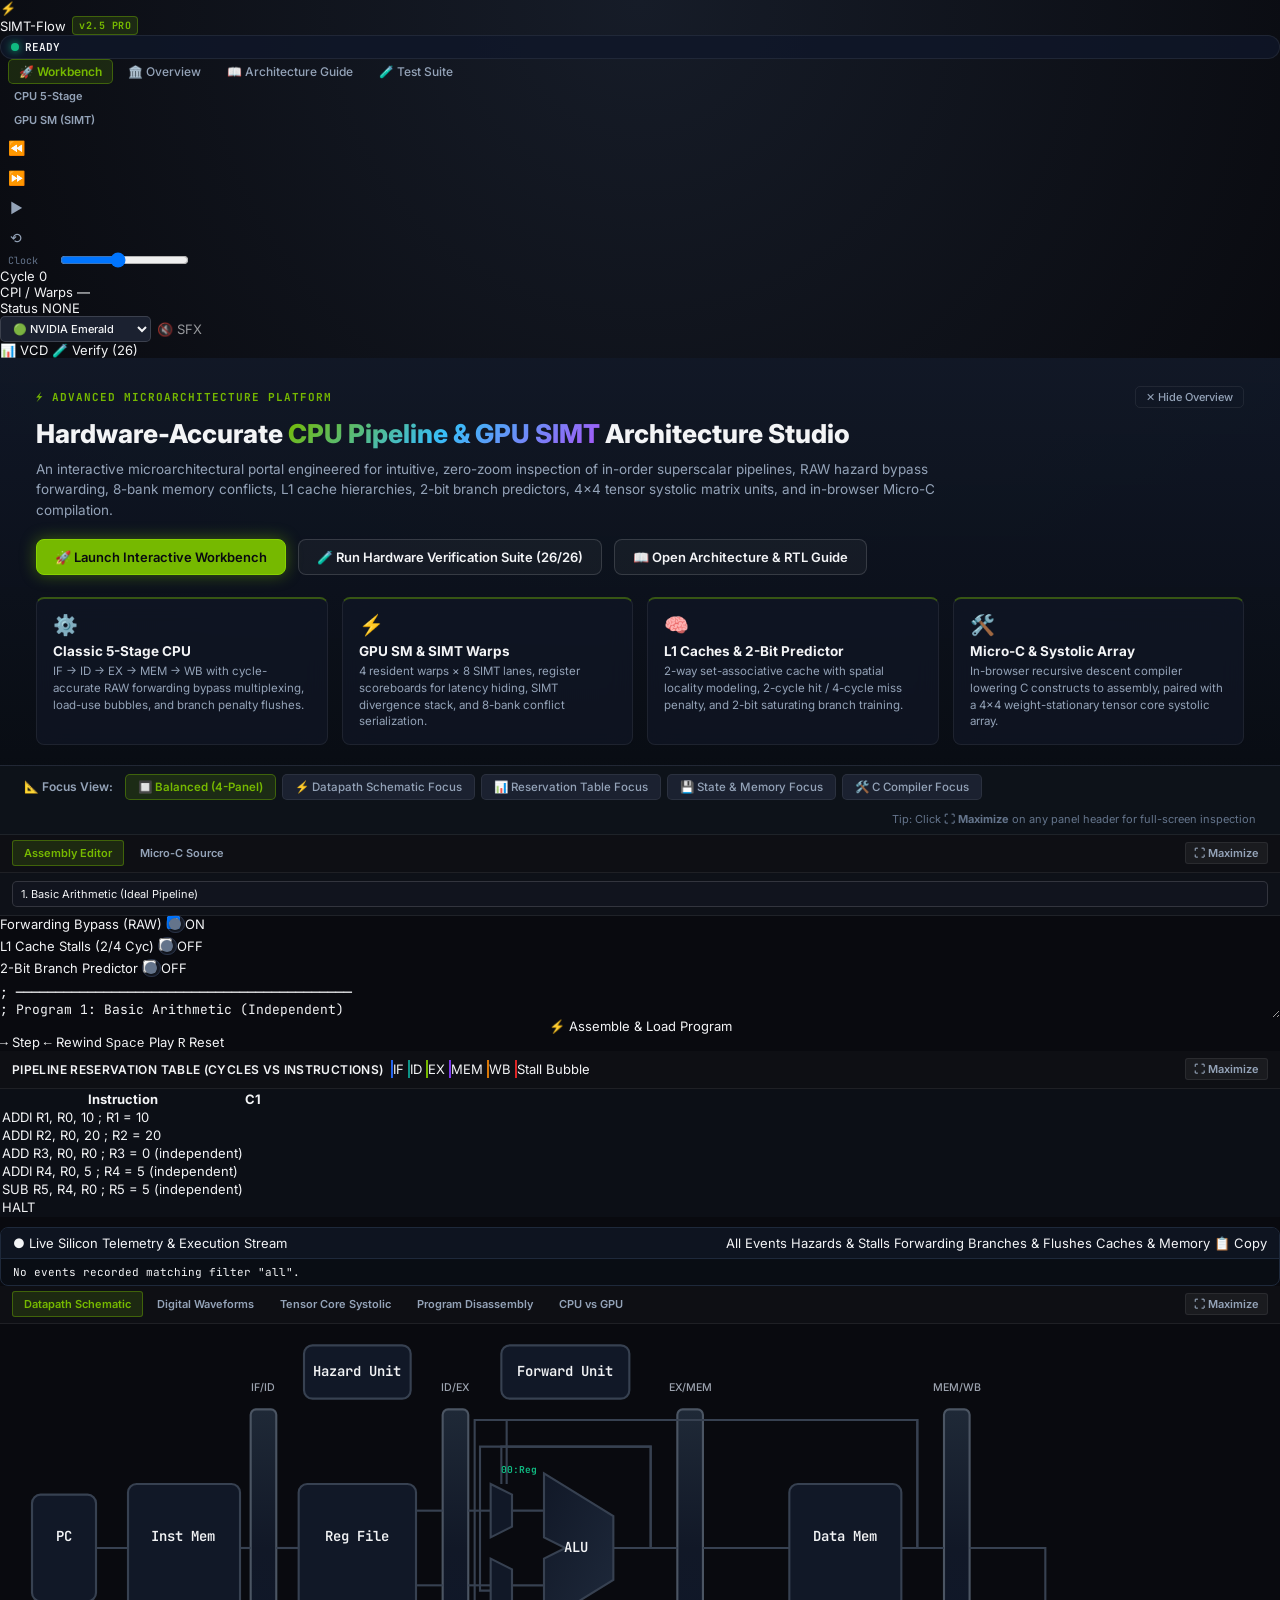
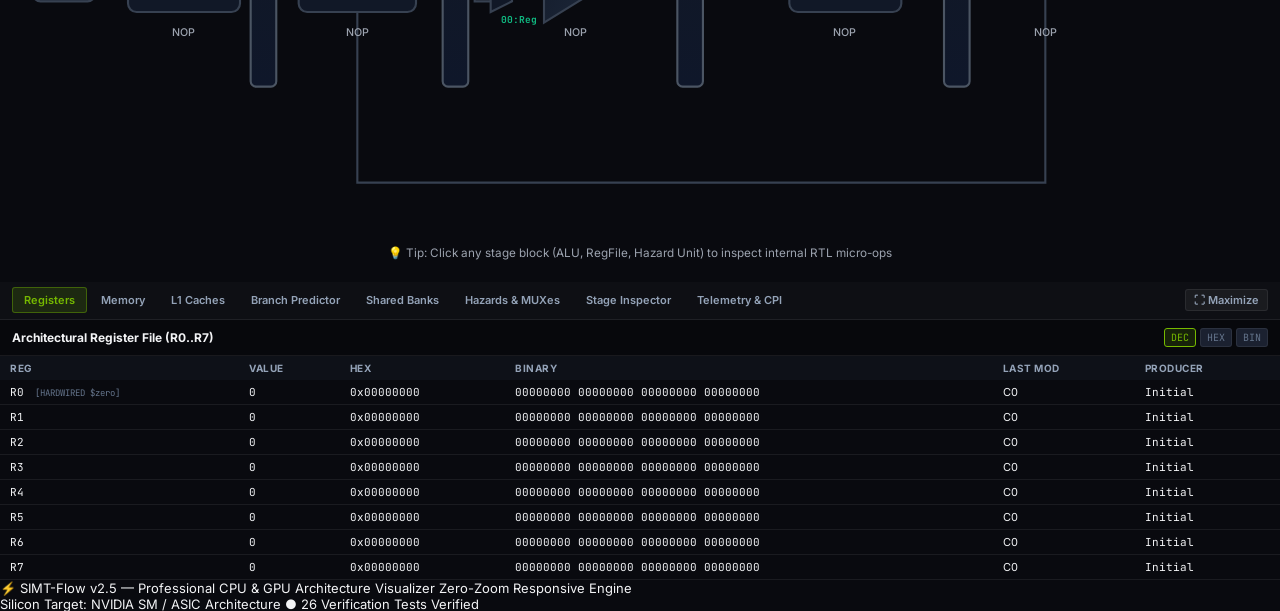
<file: index.html>
<!DOCTYPE html>
<html lang="en" data-theme="nvidia">
<head>
    <meta charset="UTF-8">
    <meta name="viewport" content="width=device-width, initial-scale=1.0">
    <title>⚡ SIMT-Flow — Next-Gen GPU SIMD & 5-Stage CPU Microarchitecture Studio</title>
    <meta name="description" content="Professional Interactive GPU SIMD & 5-Stage Pipelined Architecture Simulator. Zero-zoom ergonomic UI with cycle-accurate hazard bypass, warp scoreboard, L1 caches, 2-bit branch predictor, systolic array, and Micro-C compiler.">

    <!-- Google Fonts -->
    <link rel="preconnect" href="https://fonts.googleapis.com">
    <link rel="preconnect" href="https://fonts.gstatic.com" crossorigin>
    <link href="https://fonts.googleapis.com/css2?family=Inter:wght@300;400;500;600;700;800&family=JetBrains+Mono:wght@400;500;600;700&display=swap" rel="stylesheet">

    <!-- Stylesheet -->
    <link rel="stylesheet" href="styles.css">
</head>
<body>

    <!-- ══════════════════════════════════════════════════════════════════════
         TOP NAVIGATION & BRAND BAR
         ══════════════════════════════════════════════════════════════════════ -->
    <header class="app-header">
        <div class="header-left">
            <!-- Brand Emblem -->
            <div class="logo">
                <span class="logo-icon">⚡</span>
                <div class="logo-text-group">
                    <span class="logo-text">SIMT-Flow</span>
                    <span class="logo-badge">v2.5 PRO</span>
                </div>
            </div>

            <!-- Silicon Engine Status LED -->
            <div class="engine-status-led" id="engine-status-pill" title="Silicon Engine Clock & Execution Status">
                <span class="status-dot status-ready" id="engine-status-dot"></span>
                <span class="status-text" id="engine-status-text">READY</span>
            </div>

            <!-- Global Site Navigation Pills -->
            <nav class="site-nav">
                <button class="site-nav-btn active" id="nav-btn-workbench">🚀 Workbench</button>
                <button class="site-nav-btn" id="nav-btn-hero">🏛️ Overview</button>
                <button class="site-nav-btn" id="nav-btn-cheatsheet">📖 Architecture Guide</button>
                <button class="site-nav-btn" id="nav-btn-tests">🧪 Test Suite</button>
            </nav>
        </div>

        <div class="header-center">
            <!-- Mode Toggle: CPU vs GPU -->
            <div class="mode-toggle">
                <button id="btn-mode-cpu" class="mode-btn active" title="Classic 5-Stage Hennessy & Patterson CPU Pipeline">
                    CPU 5-Stage
                </button>
                <button id="btn-mode-gpu" class="mode-btn" title="NVIDIA-Style GPU Streaming Multiprocessor (SM) Warp Engine">
                    GPU SM (SIMT)
                </button>
            </div>

            <!-- Transport Controls -->
            <div class="transport-controls">
                <button id="btn-rewind" class="transport-btn" title="Step Backward (← or P)">⏪</button>
                <button id="btn-step" class="transport-btn btn-primary" title="Step Forward (→ or N)">⏩</button>
                <button id="btn-play" class="transport-btn" title="Play / Pause (Space)">▶</button>
                <button id="btn-reset" class="transport-btn" title="Reset Simulation (R)">⟲</button>
            </div>

            <!-- Speed Slider -->
            <div class="speed-control">
                <label for="speed-slider" class="speed-label">Clock</label>
                <input type="range" id="speed-slider" min="1" max="10" value="5" class="speed-slider" title="Adjust simulation speed">
            </div>
        </div>

        <div class="header-right">
            <!-- Live Telemetry HUD -->
            <div class="telemetry">
                <div class="telemetry-item">
                    <span class="telemetry-label">Cycle</span>
                    <span class="telemetry-value" id="cycle-display">0</span>
                </div>
                <div class="telemetry-item">
                    <span class="telemetry-label">CPI / Warps</span>
                    <span class="telemetry-value" id="cpi-display">—</span>
                </div>
                <div class="telemetry-item">
                    <span class="telemetry-label">Status</span>
                    <span class="telemetry-value" id="hazard-display">NONE</span>
                </div>
            </div>

            <!-- UI Preferences: Theme & Audio -->
            <div class="theme-audio-controls">
                <select id="theme-selector" class="theme-select" title="Switch UI Visual Theme">
                    <option value="nvidia">🟢 NVIDIA Emerald</option>
                    <option value="cyberpunk">🟡 Cyberpunk Amber</option>
                    <option value="silicon">🔵 Silicon Cyan</option>
                </select>

                <button id="btn-audio-toggle" class="action-btn" title="Toggle Synthesizer Audio SFX">
                    🔊 SFX
                </button>
            </div>

            <!-- Action Buttons -->
            <div class="action-buttons">
                <button id="btn-export-vcd" class="action-btn" title="Export VCD Waveform for GTKWave">
                    📊 VCD
                </button>
                <button id="btn-run-tests" class="action-btn btn-accent" title="Run 26 Hardware Verification Tests">
                    🧪 Verify (26)
                </button>
            </div>
        </div>
    </header>

    <!-- ══════════════════════════════════════════════════════════════════════
         CINEMATIC LANDING HERO BANNER (Collapsible / Toggleable)
         ══════════════════════════════════════════════════════════════════════ -->
    <section class="hero-landing" id="hero-landing-banner">
        <div class="hero-content">
            <div class="hero-header-row">
                <div class="hero-badge">⚡ ADVANCED MICROARCHITECTURE PLATFORM</div>
                <button class="hero-close-btn" id="hero-dismiss-btn" title="Minimize hero overview">✕ Hide Overview</button>
            </div>
            <h1 class="hero-title">
                Hardware-Accurate <span class="gradient-text">CPU Pipeline & GPU SIMT</span> Architecture Studio
            </h1>
            <p class="hero-subtitle">
                An interactive microarchitectural portal engineered for intuitive, zero-zoom inspection of in-order superscalar pipelines, RAW hazard bypass forwarding, 8-bank memory conflicts, L1 cache hierarchies, 2-bit branch predictors, 4×4 tensor systolic matrix units, and in-browser Micro-C compilation.
            </p>

            <div class="hero-actions">
                <button class="hero-btn hero-btn-primary" id="hero-cta-workbench">
                    🚀 Launch Interactive Workbench
                </button>
                <button class="hero-btn hero-btn-secondary" id="hero-cta-tests">
                    🧪 Run Hardware Verification Suite (26/26)
                </button>
                <button class="hero-btn hero-btn-secondary" id="hero-cta-cheatsheet">
                    📖 Open Architecture & RTL Guide
                </button>
            </div>

            <!-- Architecture Showcase Cards -->
            <div class="hero-feature-grid">
                <div class="feature-card">
                    <div class="feature-icon">⚙️</div>
                    <div class="feature-title">Classic 5-Stage CPU</div>
                    <div class="feature-desc">IF → ID → EX → MEM → WB with cycle-accurate RAW forwarding bypass multiplexing, load-use bubbles, and branch penalty flushes.</div>
                </div>
                <div class="feature-card">
                    <div class="feature-icon">⚡</div>
                    <div class="feature-title">GPU SM & SIMT Warps</div>
                    <div class="feature-desc">4 resident warps × 8 SIMT lanes, register scoreboards for latency hiding, SIMT divergence stack, and 8-bank conflict serialization.</div>
                </div>
                <div class="feature-card">
                    <div class="feature-icon">🧠</div>
                    <div class="feature-title">L1 Caches & 2-Bit Predictor</div>
                    <div class="feature-desc">2-way set-associative cache with spatial locality modeling, 2-cycle hit / 4-cycle miss penalty, and 2-bit saturating branch training.</div>
                </div>
                <div class="feature-card">
                    <div class="feature-icon">🛠️</div>
                    <div class="feature-title">Micro-C & Systolic Array</div>
                    <div class="feature-desc">In-browser recursive descent compiler lowering C constructs to assembly, paired with a 4×4 weight-stationary tensor core systolic array.</div>
                </div>
            </div>
        </div>
    </section>

    <!-- ══════════════════════════════════════════════════════════════════════
         ERGONOMIC QUICK-ACCESS VIEW BAR (Zero Zooming Needed)
         ══════════════════════════════════════════════════════════════════════ -->
    <div class="quick-view-bar" id="quick-view-bar">
        <div class="quick-view-label">📐 Focus View:</div>
        <div class="quick-view-pills">
            <button class="view-pill active" data-view="all">🔲 Balanced (4-Panel)</button>
            <button class="view-pill" data-view="datapath">⚡ Datapath Schematic Focus</button>
            <button class="view-pill" data-view="grid">📊 Reservation Table Focus</button>
            <button class="view-pill" data-view="state">💾 State & Memory Focus</button>
            <button class="view-pill" data-view="compiler">🛠️ C Compiler Focus</button>
        </div>
        <div class="quick-view-hint">Tip: Click <strong>⛶ Maximize</strong> on any panel header for full-screen inspection</div>
    </div>

    <!-- ══════════════════════════════════════════════════════════════════════
         MAIN: 4-Quadrant Dashboard Grid
         ══════════════════════════════════════════════════════════════════════ -->
    <main class="app-main" id="app-main">
        <!-- ─── Panel 1: Code Editor & Compiler ─────────────────────────── -->
        <section class="panel panel-editor" id="panel-editor" aria-label="Code Editor">
            <div class="panel-header">
                <div class="panel-tabs" id="editor-tabs">
                    <button id="tab-btn-asm" class="tab-btn active" data-editor-tab="asm">Assembly Editor</button>
                    <button id="tab-btn-c" class="tab-btn" data-editor-tab="c">Micro-C Source</button>
                </div>
                <div class="panel-header-actions">
                    <button class="panel-btn-maximize" data-target="panel-editor" title="Maximize Code Editor">⛶ Maximize</button>
                </div>
            </div>

            <!-- Preset Selector -->
            <div class="editor-toolbar">
                <select id="preset-select" class="preset-select" title="Load a pre-built benchmark">
                    <option value="">— Select Benchmark Preset —</option>
                </select>
            </div>

            <!-- Hardware Feature Toggles -->
            <div class="toggle-group-row" style="display: flex; flex-direction: column; gap: 6px; margin-bottom: 8px;">
                <div class="toggle-group">
                    <span class="toggle-label">Forwarding Bypass (RAW)</span>
                    <label class="dip-switch">
                        <input type="checkbox" id="fwd-toggle" checked>
                        <span class="dip-slider"></span>
                    </label>
                    <span class="toggle-value" id="fwd-label">ON</span>
                </div>
                <div class="toggle-group" id="cache-toggle-wrapper">
                    <span class="toggle-label">L1 Cache Stalls (2/4 Cyc)</span>
                    <label class="dip-switch">
                        <input type="checkbox" id="cache-toggle">
                        <span class="dip-slider"></span>
                    </label>
                    <span class="toggle-value" id="cache-label">OFF</span>
                </div>
                <div class="toggle-group" id="bp-toggle-wrapper">
                    <span class="toggle-label">2-Bit Branch Predictor</span>
                    <label class="dip-switch">
                        <input type="checkbox" id="bp-toggle">
                        <span class="dip-slider"></span>
                    </label>
                    <span class="toggle-value" id="bp-label">OFF</span>
                </div>
            </div>

            <!-- Assembly Code Input -->
            <div id="asm-editor-container" style="display: flex; flex-direction: column; flex: 1;">
                <textarea id="code-editor" class="code-editor mono" spellcheck="false"
                    placeholder="Enter assembly code here...
; Example:
ADD R1, R2, R3
SUB R4, R1, R5
HALT"></textarea>
                <button id="btn-load" class="btn-load" title="Assemble & Load Program">
                    ⚡ Assemble & Load Program
                </button>
            </div>

            <!-- C Code Input (initially hidden) -->
            <div id="c-editor-container" style="display: none; flex-direction: column; flex: 1;">
                <textarea id="c-code-editor" class="code-editor mono" spellcheck="false"
                    placeholder="// C Code (Compiles to Micro-ISA)
int a[4] = {1, 2, 3, 4};
int b[4] = {10, 20, 30, 40};
int c[4];
for (int i = 0; i < 4; i = i + 1) {
    c[i] = a[i] + b[i];
}"></textarea>
                <button id="btn-compile-c" class="btn-load" style="background: #0284c7; border-color: #38bdf8;" title="Compile C to Micro-ISA Assembly">
                    🛠 Compile C to Assembly & Load
                </button>
            </div>

            <!-- Keyboard Shortcuts Legend -->
            <div class="shortcuts-legend">
                <span class="shortcut-item"><kbd>→</kbd> Step</span>
                <span class="shortcut-item"><kbd>←</kbd> Rewind</span>
                <span class="shortcut-item"><kbd>Space</kbd> Play</span>
                <span class="shortcut-item"><kbd>R</kbd> Reset</span>
            </div>
        </section>

        <!-- ─── Panel 2: Center Top: Pipeline Reservation Grid ───────── -->
        <section class="panel panel-grid" id="panel-grid" aria-label="Pipeline Reservation Table">
            <div class="panel-header">
                <h2 class="panel-title">Pipeline Reservation Table (Cycles vs Instructions)</h2>
                <div class="grid-legend">
                    <span class="legend-item"><span class="legend-swatch stage-if"></span>IF</span>
                    <span class="legend-item"><span class="legend-swatch stage-id"></span>ID</span>
                    <span class="legend-item"><span class="legend-swatch stage-ex"></span>EX</span>
                    <span class="legend-item"><span class="legend-swatch stage-mem"></span>MEM</span>
                    <span class="legend-item"><span class="legend-swatch stage-wb"></span>WB</span>
                    <span class="legend-item"><span class="legend-swatch stage-bubble"></span>Stall Bubble</span>
                </div>
                <div class="panel-header-actions">
                    <button class="panel-btn-maximize" data-target="panel-grid" title="Maximize Reservation Table">⛶ Maximize</button>
                </div>
            </div>
            <div id="pipeline-grid-container" class="grid-scroll-container"></div>

            <!-- Live Silicon Telemetry Stream -->
            <div id="telemetry-stream-container" class="telemetry-stream-container"></div>
        </section>

        <!-- ─── Panel 3: Bottom Left: Datapath / Warp Lanes ──────────── -->
        <section class="panel panel-datapath" id="panel-datapath-section" aria-label="Hardware Visualization">
            <!-- CPU Mode: SVG Datapath & Hardware Visualizers -->
            <div id="panel-datapath" class="datapath-panel">
                <div class="panel-header">
                    <div class="panel-tabs" id="datapath-tabs">
                        <button id="tab-btn-schematic" class="tab-btn active" data-tab="schematic">Datapath Schematic</button>
                        <button id="tab-btn-waveform" class="tab-btn" data-tab="waveform">Digital Waveforms</button>
                        <button id="tab-btn-systolic" class="tab-btn" data-tab="systolic">Tensor Core Systolic</button>
                        <button id="tab-btn-program" class="tab-btn" data-tab="program">Program Disassembly</button>
                        <button id="tab-btn-comparison" class="tab-btn" data-tab="comparison">CPU vs GPU</button>
                    </div>
                    <div class="panel-header-actions">
                        <button class="panel-btn-maximize" data-target="panel-datapath-section" title="Maximize Datapath Schematic">⛶ Maximize</button>
                    </div>
                </div>
                <div id="datapath-container" class="datapath-svg-container"></div>
                <div id="waveform-container" class="waveform-container" style="display: none;"></div>
                <div id="systolic-container" class="systolic-container" style="display: none;"></div>
                <div id="program-container" class="program-container" style="display: none;"></div>
                <div id="comparison-container" class="comparison-container" style="display: none;"></div>
            </div>

            <!-- GPU Mode: SIMT Warp Lanes -->
            <div id="panel-warp-lanes" class="warp-lanes-panel" style="display: none;">
                <div class="panel-header">
                    <h2 class="panel-title">SIMT Warp Execution Lanes (4 Warps × 8 Lanes)</h2>
                    <div class="panel-header-actions">
                        <button class="panel-btn-maximize" data-target="panel-datapath-section" title="Maximize Warp Lanes">⛶ Maximize</button>
                    </div>
                </div>
                <div id="warp-lanes-container" class="warp-lanes-container"></div>
            </div>
        </section>

        <!-- ─── Panel 4: Bottom Right: State Panel ───────────────────── -->
        <section class="panel panel-state" id="panel-state" aria-label="Hardware State">
            <div class="panel-header">
                <div class="panel-tabs" id="state-tabs">
                    <button id="tab-btn-registers" class="tab-btn active" data-tab="registers">Registers</button>
                    <button id="tab-btn-memory" class="tab-btn" data-tab="memory">Memory</button>
                    <button id="tab-btn-caches" class="tab-btn" data-tab="caches">L1 Caches</button>
                    <button id="tab-btn-branch" class="tab-btn" data-tab="branch">Branch Predictor</button>
                    <button id="tab-btn-shared" class="tab-btn" data-tab="shared">Shared Banks</button>
                    <button id="tab-btn-hazards" class="tab-btn" data-tab="hazards">Hazards & MUXes</button>
                    <button id="tab-btn-inspector" class="tab-btn" data-tab="inspector">Stage Inspector</button>
                    <button id="tab-btn-metrics" class="tab-btn" data-tab="metrics">Telemetry & CPI</button>
                </div>
                <div class="panel-header-actions">
                    <button class="panel-btn-maximize" data-target="panel-state" title="Maximize Hardware State">⛶ Maximize</button>
                </div>
            </div>
            <div id="state-container" class="state-scroll-container"></div>
        </section>
    </main>

    <!-- ══════════════════════════════════════════════════════════════════════
         FOOTER: Status Bar & Microarchitecture Info
         ══════════════════════════════════════════════════════════════════════ -->
    <footer class="app-footer">
        <div class="footer-left">
            <span>⚡ SIMT-Flow v2.5 — Professional CPU & GPU Architecture Visualizer</span>
            <span class="footer-pill">Zero-Zoom Responsive Engine</span>
        </div>
        <div class="footer-right">
            <span>Silicon Target: NVIDIA SM / ASIC Architecture</span>
            <span class="footer-dot">●</span>
            <span>26 Verification Tests Verified</span>
        </div>
    </footer>

    <!-- ══════════════════════════════════════════════════════════════════════
         MICROARCHITECTURE CHEAT SHEET MODAL (Initially Hidden)
         ══════════════════════════════════════════════════════════════════════ -->
    <div id="cheatsheet-modal" class="modal-backdrop hidden" role="dialog" aria-label="Microarchitecture Reference">
        <div class="cheatsheet-modal-card">
            <div class="modal-card-header">
                <div class="modal-title-group">
                    <span class="modal-icon">📖</span>
                    <h2 class="modal-title">Microarchitecture Reference & RTL Cheat Sheet</h2>
                </div>
                <button class="modal-close-btn" id="btn-close-cheatsheet" title="Close Cheat Sheet">✕</button>
            </div>
            <div class="cheatsheet-content">
                <!-- Section 1: Pipeline Latches & Stages -->
                <div class="cheat-section">
                    <h3 class="cheat-section-title">🏛️ 5-Stage Classic In-Order Pipeline</h3>
                    <div class="cheat-grid-2">
                        <div class="cheat-box">
                            <h4>Stage Latches (Pipeline Registers)</h4>
                            <ul>
                                <li><strong>IF/ID:</strong> Holds fetched instruction bits, PC+4</li>
                                <li><strong>ID/EX:</strong> Holds decoded opcode, RegA, RegB, immediate, Rs1, Rs2, Rd, control signals</li>
                                <li><strong>EX/MEM:</strong> Holds ALU output, Store Data, Rd, RegWrite, MemRead, MemWrite</li>
                                <li><strong>MEM/WB:</strong> Holds Memory Read Data, ALU result, Rd, RegWrite</li>
                            </ul>
                        </div>
                        <div class="cheat-box">
                            <h4>Forwarding (Bypass) Unit Equations</h4>
                            <p>Forwarding bypasses data directly from later stages to the ALU inputs without waiting for Write-Back.</p>
                            <div class="formula-box">
                                <strong>ForwardA = 2'b10 (EX/MEM → EX):</strong><br>
                                <code>if (EX_MEM.RegWrite &amp;&amp; EX_MEM.Rd != 0 &amp;&amp; EX_MEM.Rd == ID_EX.Rs1)</code><br><br>
                                <strong>ForwardA = 2'b01 (MEM/WB → EX):</strong><br>
                                <code>if (MEM_WB.RegWrite &amp;&amp; MEM_WB.Rd != 0 &amp;&amp; MEM_WB.Rd == ID_EX.Rs1 &amp;&amp; !(EX_MEM forwarding condition))</code>
                            </div>
                        </div>
                    </div>
                </div>

                <!-- Section 2: Hazard Detection & Branch Prediction -->
                <div class="cheat-section">
                    <h3 class="cheat-section-title">⚠️ Hazard Detection & Branch Prediction</h3>
                    <div class="cheat-grid-2">
                        <div class="cheat-box">
                            <h4>Load-Use Data Hazard (Interlock)</h4>
                            <p>When an instruction in ID reads a register loaded by a preceding LD in EX stage, a 1-cycle stall bubble is inserted:</p>
                            <div class="formula-box">
                                <code>if (ID_EX.MemRead &amp;&amp; (ID_EX.Rd == IF_ID.Rs1 || ID_EX.Rd == IF_ID.Rs2)) {<br>
                                &nbsp;&nbsp;freeze(PC); freeze(IF_ID); injectBubble(ID_EX);<br>
                                }</code>
                            </div>
                        </div>
                        <div class="cheat-box">
                            <h4>2-Bit Saturating Branch Predictor</h4>
                            <p>Four-state Mealy FSM per branch target address:</p>
                            <div class="state-diagram-table">
                                <div class="state-pill state-00">00: Strongly Not Taken</div>
                                <div class="state-pill state-01">01: Weakly Not Taken</div>
                                <div class="state-pill state-10">10: Weakly Taken</div>
                                <div class="state-pill state-11">11: Strongly Taken</div>
                            </div>
                            <p class="small-hint">Branches predict Taken if MSB = 1 (states 10 &amp; 11). Mispredictions trigger a 1-cycle pipeline flush.</p>
                        </div>
                    </div>
                </div>

                <!-- Section 3: GPU SM & SIMT Architecture -->
                <div class="cheat-section">
                    <h3 class="cheat-section-title">⚡ NVIDIA-Style GPU SM (SIMT) Microarchitecture</h3>
                    <div class="cheat-grid-2">
                        <div class="cheat-box">
                            <h4>Register Scoreboard &amp; Warp Scheduling</h4>
                            <ul>
                                <li><strong>Scoreboard:</strong> 1-bit per register per warp. Set on instruction issue, cleared when writeback completes (ALU: 1 cyc, Load: 4 cyc).</li>
                                <li><strong>Greedy-Then-Oldest (GTO):</strong> Gives priority to the oldest ready warp to minimize overall tail latency.</li>
                                <li><strong>Round-Robin (RR):</strong> Rotates fairly between ready warps each clock cycle.</li>
                            </ul>
                        </div>
                        <div class="cheat-box">
                            <h4>8-Bank Shared Memory Conflicts</h4>
                            <p>Addresses map to banks: <code>bank = (address >> 2) % 8</code>.</p>
                            <p>When multiple active lanes in a warp request different addresses within the same bank, accesses are serialized:</p>
                            <div class="formula-box">
                                <code>Penalty Cycles = max_lanes_per_bank - 1</code>
                            </div>
                        </div>
                    </div>
                </div>

                <!-- Section 4: Micro-ISA Instruction Set Reference -->
                <div class="cheat-section">
                    <h3 class="cheat-section-title">📝 Micro-ISA Reference</h3>
                    <table class="cheat-isa-table">
                        <thead>
                            <tr>
                                <th>Mnemonic</th>
                                <th>Syntax</th>
                                <th>Cycles</th>
                                <th>RTL Operation Description</th>
                            </tr>
                        </thead>
                        <tbody>
                            <tr><td>ADD</td><td>ADD Rd, Rs1, Rs2</td><td>1</td><td>R[Rd] ← R[Rs1] + R[Rs2]</td></tr>
                            <tr><td>SUB</td><td>SUB Rd, Rs1, Rs2</td><td>1</td><td>R[Rd] ← R[Rs1] - R[Rs2]</td></tr>
                            <tr><td>MUL</td><td>MUL Rd, Rs1, Rs2</td><td>3</td><td>R[Rd] ← R[Rs1] * R[Rs2]</td></tr>
                            <tr><td>LD</td><td>LD Rd, [Rs1]</td><td>2 or 4</td><td>R[Rd] ← Memory[R[Rs1]]</td></tr>
                            <tr><td>ST</td><td>ST [Rd], Rs1</td><td>1</td><td>Memory[R[Rd]] ← R[Rs1]</td></tr>
                            <tr><td>BEQ</td><td>BEQ Rs1, Rs2, label</td><td>1</td><td>if (R[Rs1] == R[Rs2]) PC ← label</td></tr>
                            <tr><td>JR</td><td>JR Rs1</td><td>1</td><td>PC ← R[Rs1] (Indirect Jump)</td></tr>
                            <tr><td>DIV_IF</td><td>DIV_IF Rd</td><td>1</td><td>SIMT Branch Divergence: even lanes then, odd lanes else</td></tr>
                            <tr><td>HALT</td><td>HALT</td><td>—</td><td>Terminates program execution</td></tr>
                            <tr><td>NOP</td><td>NOP</td><td>1</td><td>No operation (bubble cycle)</td></tr>
                        </tbody>
                    </table>
                </div>
            </div>
        </div>
    </div>

    <!-- ══════════════════════════════════════════════════════════════════════
         TEST RUNNER MODAL (Initially Hidden)
         ══════════════════════════════════════════════════════════════════════ -->
    <div id="test-modal" class="test-modal hidden" role="dialog" aria-label="Verification Suite"></div>

    <!-- ══════════════════════════════════════════════════════════════════════
         APPLICATION BOOTSTRAP (ES Module)
         ══════════════════════════════════════════════════════════════════════ -->
    <script type="module">
        import { App } from './src/ui/app.js';

        // Wait for DOM to be ready, then initialize the application
        document.addEventListener('DOMContentLoaded', () => {
            const app = new App();
            app.init();

            // Expose to console for verification & debugging
            window.__simtFlow = app;
        });
    </script>

</body>
</html>
</file>
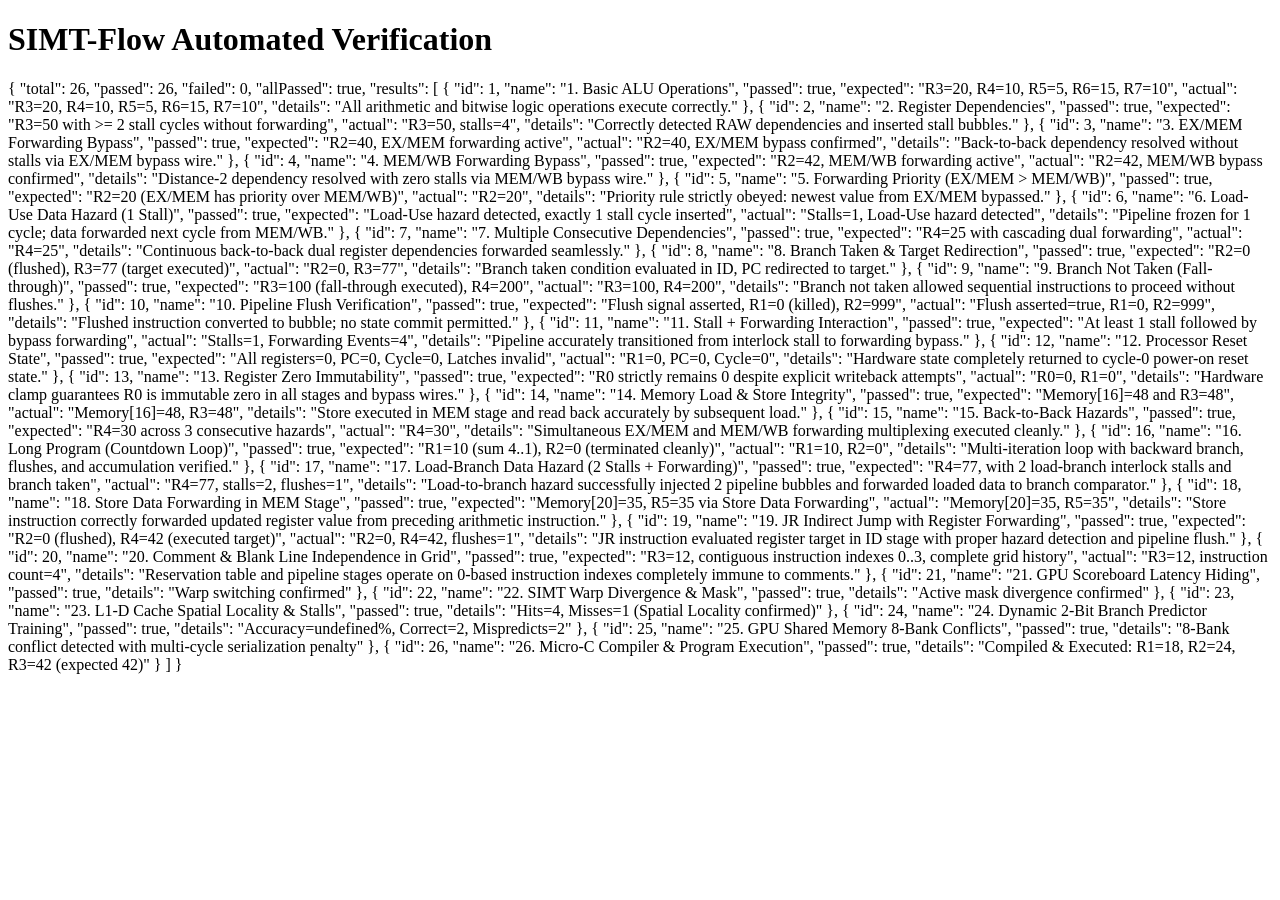
<file: test.html>
<!DOCTYPE html>
<html>
<head>
    <meta charset="utf-8">
    <title>Automated Verification Test</title>
</head>
<body>
    <h1>SIMT-Flow Automated Verification</h1>
    <div id="results">RUNNING</div>

    <script>
        window.addEventListener('error', (e) => {
            document.getElementById('results').textContent = JSON.stringify({ error: e.message + ' in ' + e.filename + ':' + e.lineno });
        });
    </script>
    <script type="module">
        import { CPUTestbench } from './src/engine/cpu_testbench.js';
        import { BENCHMARKS } from './src/engine/benchmarks.js';
        import { parseAssembly, resolveLabels } from './src/engine/parser.js';
        import { CPUPipeline } from './src/engine/cpu_pipeline.js';
        import { GPUPipeline } from './src/engine/gpu_pipeline.js';
        import { compileCToAssembly } from './src/engine/c_compiler.js';

        try {
            const cpuResults = CPUTestbench.runAll();
            
            // GPU Scoreboard Test
            let gpuScoreboardPassed = false;
            let gpuScoreboardMsg = '';
            try {
                const bench = BENCHMARKS.find(b => b.id === 'gpu-scoreboard');
                const { instructions, labels } = parseAssembly(bench.assembly);
                const gpu = new GPUPipeline(instructions, labels);
                for (let i = 0; i < 50 && !gpu.isHalted; i++) gpu.stepForward();
                const history = gpu.getHistory();
                const switched = history.some((curr, i) => i > 0 && history[i-1].schedulerChoice !== curr.schedulerChoice);
                gpuScoreboardPassed = switched;
                gpuScoreboardMsg = switched ? 'Warp switching confirmed' : 'No switching';
            } catch (e) {
                gpuScoreboardMsg = e.message;
            }

            // GPU Divergence Test
            let gpuDivergencePassed = false;
            let gpuDivergenceMsg = '';
            try {
                const bench = BENCHMARKS.find(b => b.id === 'simt-divergence');
                const { instructions, labels } = parseAssembly(bench.assembly);
                const gpu = new GPUPipeline(instructions, labels);
                for (let i = 0; i < 50 && !gpu.isHalted; i++) gpu.stepForward();
                const history = gpu.getHistory();
                const diverged = history.some(s => s.warps && s.warps.some(w => w.activeMask !== 0xFF && w.activeMask !== 0x00));
                gpuDivergencePassed = diverged;
                gpuDivergenceMsg = diverged ? 'Active mask divergence confirmed' : 'No divergence';
            } catch (e) {
                gpuDivergenceMsg = e.message;
            }

            // 23. L1-D Cache Spatial Locality & Stalls
            let cachePassed = false;
            let cacheMsg = '';
            try {
                const bench = BENCHMARKS.find(b => b.id === 'cpu-cache-locality');
                const { instructions, labels } = parseAssembly(bench.assembly);
                const resolved = resolveLabels(instructions, labels);
                const cpu = new CPUPipeline(resolved, labels);
                cpu.forwardingEnabled = true;
                cpu.l1dCache.enabled = true;
                for (let i = 0; i < 60 && !cpu.isHalted; i++) cpu.stepForward();
                const hits = cpu.l1dCache.hits;
                const misses = cpu.l1dCache.misses;
                cachePassed = (misses >= 1 && hits >= 2);
                cacheMsg = `Hits=${hits}, Misses=${misses} (Spatial Locality confirmed)`;
            } catch (e) {
                cacheMsg = e.message;
            }

            // 24. Dynamic 2-Bit Branch Training & Misprediction Flush
            let bpPassed = false;
            let bpMsg = '';
            try {
                const bench = BENCHMARKS.find(b => b.id === 'cpu-branch-prediction');
                const { instructions, labels } = parseAssembly(bench.assembly);
                const resolved = resolveLabels(instructions, labels);
                const cpu = new CPUPipeline(resolved, labels);
                cpu.forwardingEnabled = true;
                cpu.branchPredictor.enabled = true;
                for (let i = 0; i < 60 && !cpu.isHalted; i++) cpu.stepForward();
                const snap = cpu.getCurrentSnapshot();
                const bp = snap.branchPredictor;
                bpPassed = (bp && bp.correctPredictions > 0);
                bpMsg = `Accuracy=${bp?.accuracy}%, Correct=${bp?.correctPredictions}, Mispredicts=${bp?.mispredictions}`;
            } catch (e) {
                bpMsg = e.message;
            }

            // 25. GPU Shared Memory 8-Bank Conflict Detection
            let bankPassed = false;
            let bankMsg = '';
            try {
                const bench = BENCHMARKS.find(b => b.id === 'gpu-bank-conflicts');
                const { instructions, labels } = parseAssembly(bench.assembly);
                const resolved = resolveLabels(instructions, labels);
                const gpu = new GPUPipeline(resolved, labels);
                for (let i = 0; i < 50 && !gpu.isHalted; i++) gpu.stepForward();
                const history = gpu.getHistory();
                const hasConflict = history.some(s => s.bankConflictResult && s.bankConflictResult.hasConflict);
                bankPassed = hasConflict;
                bankMsg = hasConflict ? '8-Bank conflict detected with multi-cycle serialization penalty' : 'No conflict detected';
            } catch (e) {
                bankMsg = e.message;
            }

            // 26. Micro-C In-Browser Compiler & Execution
            let cCompilerPassed = false;
            let cCompilerMsg = '';
            try {
                const cSource = `
                    int a = 18;
                    int b = 24;
                    int c = a + b;
                `;
                const asm = compileCToAssembly(cSource);
                const { instructions, labels } = parseAssembly(asm);
                const resolved = resolveLabels(instructions, labels);
                const cpu = new CPUPipeline(resolved, labels);
                cpu.forwardingEnabled = true;
                for (let i = 0; i < 50 && !cpu.isHalted; i++) cpu.stepForward();
                const r3 = cpu.registers[3];
                cCompilerPassed = (r3 === 42);
                cCompilerMsg = `Compiled & Executed: R1=18, R2=24, R3=${r3} (expected 42)`;
            } catch (e) {
                cCompilerMsg = e.message;
            }

            const allResults = [
                ...cpuResults,
                { id: 21, name: '21. GPU Scoreboard Latency Hiding', passed: gpuScoreboardPassed, details: gpuScoreboardMsg },
                { id: 22, name: '22. SIMT Warp Divergence & Mask', passed: gpuDivergencePassed, details: gpuDivergenceMsg },
                { id: 23, name: '23. L1-D Cache Spatial Locality & Stalls', passed: cachePassed, details: cacheMsg },
                { id: 24, name: '24. Dynamic 2-Bit Branch Predictor Training', passed: bpPassed, details: bpMsg },
                { id: 25, name: '25. GPU Shared Memory 8-Bank Conflicts', passed: bankPassed, details: bankMsg },
                { id: 26, name: '26. Micro-C Compiler & Program Execution', passed: cCompilerPassed, details: cCompilerMsg }
            ];

            const total = allResults.length;
            const passed = allResults.filter(r => r.passed).length;
            const failed = total - passed;

            const summary = {
                total,
                passed,
                failed,
                allPassed: failed === 0,
                results: allResults
            };

            const div = document.getElementById('results');
            div.textContent = JSON.stringify(summary, null, 2);
        } catch (globalErr) {
            document.getElementById('results').textContent = JSON.stringify({ error: globalErr.message });
        }
    </script>
</body>
</html>
</file>
<file: styles.css>
/* ==============================================================================
   SIMT-Flow: GPU SIMD & 5-Stage Pipelined Architecture Simulator
   Professional Microarchitecture Visualizer Stylesheet (NVIDIA Theme)
   ============================================================================== */

@import url('https://fonts.googleapis.com/css2?family=Inter:wght@300;400;500;600;700;800&family=JetBrains+Mono:wght@400;500;600;700;800&display=swap');

/* ==============================================================================
   1. CSS Custom Properties (:root)
   ============================================================================== */
:root {
    /* --- Brand & Accent Palette (NVIDIA Emerald & Cyberpunk Accents) --- */
    --nv-green:          #76b900;
    --nv-green-hover:    #88d200;
    --nv-green-bright:   #a3ff00;
    --nv-green-glow:     rgba(118, 185, 0, 0.45);
    --nv-green-dim:      rgba(118, 185, 0, 0.15);
    --nv-green-subtle:   rgba(118, 185, 0, 0.08);

    /* Electric Blue (GPU & Fetch) */
    --blue-500:          #3b82f6;
    --blue-400:          #60a5fa;
    --blue-glow:         rgba(59, 130, 246, 0.45);
    --blue-dim:          rgba(59, 130, 246, 0.15);

    /* Cyan / Teal (Decode) */
    --cyan-500:          #06b6d4;
    --cyan-400:          #22d3ee;
    --cyan-glow:         rgba(6, 182, 212, 0.45);
    --cyan-dim:          rgba(6, 182, 212, 0.15);

    /* Purple (Memory & SIMT Stack) */
    --purple-500:        #8b5cf6;
    --purple-400:        #a78bfa;
    --purple-glow:       rgba(139, 92, 246, 0.45);
    --purple-dim:        rgba(139, 92, 246, 0.15);

    /* Amber / Gold (Writeback & Warnings) */
    --amber-500:         #f59e0b;
    --amber-400:         #fbbf24;
    --amber-glow:        rgba(245, 158, 11, 0.45);
    --amber-dim:         rgba(245, 158, 11, 0.15);

    /* Red / Crimson (Stalls, Hazards, Bubbles) */
    --red-500:           #ef4444;
    --red-400:           #f87171;
    --red-glow:          rgba(239, 68, 68, 0.5);
    --red-dim:           rgba(239, 68, 68, 0.15);

    /* --- Dark Theme Background Hierarchy --- */
    --bg-base:           #090a0f;
    --bg-surface:        #0e1118;
    --bg-panel:          #131722;
    --bg-panel-elevated: #181d2c;
    --bg-panel-trans:    rgba(19, 23, 34, 0.85);
    --bg-card:           #1b2130;
    --bg-card-hover:     #232b3f;
    --bg-input:          #11141e;
    --bg-overlay:        rgba(9, 10, 15, 0.82);

    /* --- Border & Divider Tokens --- */
    --border-subtle:     rgba(255, 255, 255, 0.07);
    --border-medium:     rgba(255, 255, 255, 0.14);
    --border-bright:     rgba(255, 255, 255, 0.25);
    --border-nv:         rgba(118, 185, 0, 0.4);
    --border-nv-bright:  rgba(118, 185, 0, 0.85);

    /* --- Typography Colors --- */
    --text-main:         #f3f4f6;
    --text-muted:        #94a3b8;
    --text-dim:          #64748b;
    --text-inverse:      #090a0f;
    --text-accent:       var(--nv-green);

    /* --- Pipeline Stage Colors --- */
    --stage-if-bg:       #172554;
    --stage-if-border:   #2563eb;
    --stage-if-text:     #bfdbfe;

    --stage-id-bg:       #042f2e;
    --stage-id-border:   #0d9488;
    --stage-id-text:     #99f6e4;

    --stage-ex-bg:       #14380b;
    --stage-ex-border:   #76b900;
    --stage-ex-text:     #bbf7d0;

    --stage-mem-bg:      #2e1065;
    --stage-mem-border:  #7c3aed;
    --stage-mem-text:    #ddd6fe;

    --stage-wb-bg:       #451a03;
    --stage-wb-border:   #d97706;
    --stage-wb-text:     #fde68a;

    --stage-bubble-bg:   #450a0a;
    --stage-bubble-border:#dc2626;
    --stage-bubble-text: #fecaca;

    --stage-flush-bg:    #18181b;
    --stage-flush-border:#52525b;
    --stage-flush-text:  #a1a1aa;

    /* --- Warp State Colors --- */
    --warp-ready:        var(--nv-green);
    --warp-running:      var(--blue-400);
    --warp-stalled:      var(--red-400);
    --warp-diverged:     var(--purple-400);
    --warp-finished:     var(--text-dim);

    /* --- Spacing Scale --- */
    --space-2xs:         2px;
    --space-xs:          4px;
    --space-sm:          8px;
    --space-md:          12px;
    --space-lg:          16px;
    --space-xl:          20px;
    --space-2xl:         28px;
    --space-3xl:         36px;

    /* --- Border Radius Scale --- */
    --radius-xs:         3px;
    --radius-sm:         5px;
    --radius-md:         8px;
    --radius-lg:         12px;
    --radius-xl:         16px;
    --radius-full:       9999px;

    /* --- Typography Families & Sizes --- */
    --font-sans:         'Inter', -apple-system, BlinkMacSystemFont, 'Segoe UI', Roboto, sans-serif;
    --font-mono:         'JetBrains Mono', 'Fira Code', 'Cascadia Code', monospace;

    --text-2xs:          10px;
    --text-xs:           11px;
    --text-sm:           12px;
    --text-base:         13px;
    --text-md:           14px;
    --text-lg:           16px;
    --text-xl:           18px;
    --text-2xl:          22px;

    /* --- Shadows & Glows --- */
    --shadow-sm:         0 1px 3px rgba(0, 0, 0, 0.4);
    --shadow-md:         0 4px 12px rgba(0, 0, 0, 0.5);
    --shadow-lg:         0 8px 24px rgba(0, 0, 0, 0.6);
    --glow-nv:           0 0 16px var(--nv-green-glow);
    --glow-blue:         0 0 16px var(--blue-glow);
    --glow-red:          0 0 16px var(--red-glow);

    /* --- Transitions --- */
    --transition-fast:   120ms cubic-bezier(0.4, 0, 0.2, 1);
    --transition-normal: 220ms cubic-bezier(0.4, 0, 0.2, 1);
    --transition-bounce: 350ms cubic-bezier(0.34, 1.56, 0.64, 1);

    /* --- Z-Indices --- */
    --z-base:            1;
    --z-sticky:          10;
    --z-popover:         50;
    --z-modal:           100;
    --z-tooltip:         200;
}

/* ==============================================================================
   Alternative Color Themes (Cyberpunk Amber & Silicon Cyan)
   ============================================================================== */
[data-theme="cyberpunk"] {
    --nv-green:          #f59e0b;
    --nv-green-hover:    #fbbf24;
    --nv-green-bright:   #fde047;
    --nv-green-glow:     rgba(245, 158, 11, 0.45);
    --nv-green-dim:      rgba(245, 158, 11, 0.15);
    --nv-green-subtle:   rgba(245, 158, 11, 0.08);

    --border-nv:         rgba(245, 158, 11, 0.4);
    --border-nv-bright:  rgba(245, 158, 11, 0.85);
    --text-accent:       #fbbf24;

    --bg-base:           #0b0a0e;
    --bg-surface:        #121118;
    --bg-panel:          #181622;
    --bg-panel-elevated: #221f30;
    --bg-card:           #242033;
    --bg-card-hover:     #2e2a42;
}

[data-theme="silicon"] {
    --nv-green:          #06b6d4;
    --nv-green-hover:    #22d3ee;
    --nv-green-bright:   #67e8f9;
    --nv-green-glow:     rgba(6, 182, 212, 0.45);
    --nv-green-dim:      rgba(6, 182, 212, 0.15);
    --nv-green-subtle:   rgba(6, 182, 212, 0.08);

    --border-nv:         rgba(6, 182, 212, 0.4);
    --border-nv-bright:  rgba(6, 182, 212, 0.85);
    --text-accent:       #22d3ee;

    --bg-base:           #080d14;
    --bg-surface:        #0d1522;
    --bg-panel:          #111c2e;
    --bg-panel-elevated: #16243b;
    --bg-card:           #1b2c47;
    --bg-card-hover:     #233859;
}

/* ==============================================================================
   2. Reset, Base & Body Styles
   ============================================================================== */
*, *::before, *::after {
    box-sizing: border-box;
    margin: 0;
    padding: 0;
}

html {
    font-size: 13px;
    height: 100%;
    background-color: var(--bg-base);
    color: var(--text-main);
    font-family: var(--font-sans);
    -webkit-font-smoothing: antialiased;
    -moz-osx-font-smoothing: grayscale;
    text-rendering: optimizeLegibility;
}

body {
    height: 100vh;
    display: flex;
    flex-direction: column;
    overflow: hidden;
    background: radial-gradient(circle at 50% 0%, #161c28 0%, var(--bg-base) 70%);
    user-select: none;
}

::selection {
    background-color: var(--nv-green);
    color: var(--text-inverse);
}

button, input, select, textarea {
    font-family: inherit;
    font-size: inherit;
    color: inherit;
    outline: none;
    border: none;
    background: none;
}

button {
    cursor: pointer;
    user-select: none;
}

/* ==============================================================================
   3. Main Layout Structure (4-Quadrant CSS Grid)
   ============================================================================== */
#app-container {
    display: flex;
    flex-direction: column;
    height: 100vh;
    width: 100vw;
    overflow: hidden;
}

/* Header / Control Bar */
#top-bar {
    height: 54px;
    flex-shrink: 0;
    background: var(--bg-panel-trans);
    backdrop-filter: blur(16px);
    -webkit-backdrop-filter: blur(16px);
    border-bottom: 1px solid var(--border-subtle);
    display: flex;
    align-items: center;
    justify-content: space-between;
    padding: 0 var(--space-lg);
    gap: var(--space-md);
    z-index: var(--z-sticky);
}

/* 4-Quadrant Main Grid */
#main-grid {
    flex: 1;
    display: grid;
    grid-template-columns: 440px 1fr;
    grid-template-rows: 1.15fr 1fr;
    grid-template-areas:
        "editor   pipeline"
        "datapath state";
    gap: var(--space-sm);
    padding: var(--space-sm);
    overflow: hidden;
    min-height: 0;
    background: var(--bg-base);
}

/* Quadrant Containers */
#panel-editor   { grid-area: editor;   }
#panel-pipeline { grid-area: pipeline; }
#panel-datapath { grid-area: datapath; }
#panel-state    { grid-area: state;    }

/* Footer Status Bar */
#status-bar {
    height: 26px;
    flex-shrink: 0;
    background: var(--bg-surface);
    border-top: 1px solid var(--border-subtle);
    display: flex;
    align-items: center;
    justify-content: space-between;
    padding: 0 var(--space-md);
    font-size: var(--text-2xs);
    font-family: var(--font-mono);
    color: var(--text-dim);
}

/* ==============================================================================
   4. Glassmorphism Panels & Cards
   ============================================================================== */
.glass-panel {
    background: var(--bg-panel-trans);
    backdrop-filter: blur(12px);
    -webkit-backdrop-filter: blur(12px);
    border: 1px solid var(--border-subtle);
    border-radius: var(--radius-md);
    display: flex;
    flex-direction: column;
    overflow: hidden;
    position: relative;
    box-shadow: var(--shadow-sm);
    transition: border-color var(--transition-normal);
}

.glass-panel:hover {
    border-color: var(--border-medium);
}

.panel-header {
    height: 38px;
    flex-shrink: 0;
    padding: 0 var(--space-md);
    background: rgba(255, 255, 255, 0.02);
    border-bottom: 1px solid var(--border-subtle);
    display: flex;
    align-items: center;
    justify-content: space-between;
    gap: var(--space-sm);
}

.panel-title {
    display: flex;
    align-items: center;
    gap: var(--space-sm);
    font-weight: 600;
    font-size: var(--text-sm);
    letter-spacing: 0.03em;
    color: var(--text-main);
    text-transform: uppercase;
}

.panel-title-icon {
    width: 14px;
    height: 14px;
    color: var(--nv-green);
    display: flex;
    align-items: center;
    justify-content: center;
}

.panel-actions {
    display: flex;
    align-items: center;
    gap: var(--space-xs);
}

.panel-body {
    flex: 1;
    overflow: auto;
    position: relative;
    display: flex;
    flex-direction: column;
    min-height: 0;
}

/* ==============================================================================
   5. Top Control Bar Components
   ============================================================================== */
/* Logo & Branding */
.brand-group {
    display: flex;
    align-items: center;
    gap: var(--space-md);
}

.brand-badge {
    display: flex;
    align-items: center;
    gap: var(--space-sm);
    font-weight: 800;
    font-size: var(--text-base);
    letter-spacing: -0.02em;
    color: var(--text-main);
}

.brand-badge .logo-accent {
    color: var(--nv-green);
    text-shadow: 0 0 12px var(--nv-green-glow);
}

.brand-badge .logo-chip {
    background: var(--nv-green);
    color: var(--bg-base);
    padding: 1px 6px;
    border-radius: var(--radius-xs);
    font-size: var(--text-2xs);
    font-weight: 800;
    letter-spacing: 0.08em;
    box-shadow: 0 0 10px var(--nv-green-glow);
}

/* Mode Switcher: CPU vs GPU */
.mode-toggle-group {
    display: inline-flex;
    background: var(--bg-input);
    border: 1px solid var(--border-medium);
    border-radius: var(--radius-md);
    padding: 2px;
    position: relative;
}

.mode-btn {
    display: flex;
    align-items: center;
    gap: 6px;
    padding: 5px 14px;
    border-radius: var(--radius-sm);
    font-weight: 600;
    font-size: var(--text-xs);
    color: var(--text-muted);
    transition: all var(--transition-fast);
}

.mode-btn:hover {
    color: var(--text-main);
}

.mode-btn.active.cpu-mode {
    background: var(--nv-green);
    color: var(--text-inverse);
    box-shadow: 0 0 12px var(--nv-green-glow);
}

.mode-btn.active.gpu-mode {
    background: var(--blue-500);
    color: #ffffff;
    box-shadow: 0 0 12px var(--blue-glow);
}

/* Transport Controls (Rewind, Step-Back, Play, Step, Reset) */
.transport-group {
    display: flex;
    align-items: center;
    gap: var(--space-xs);
    background: var(--bg-input);
    border: 1px solid var(--border-subtle);
    border-radius: var(--radius-md);
    padding: 3px;
}

.transport-btn {
    width: 32px;
    height: 30px;
    display: flex;
    align-items: center;
    justify-content: center;
    border-radius: var(--radius-sm);
    color: var(--text-muted);
    background: transparent;
    transition: all var(--transition-fast);
    font-size: var(--text-md);
}

.transport-btn:hover:not(:disabled) {
    background: var(--bg-card-hover);
    color: var(--text-main);
    box-shadow: 0 0 8px rgba(255, 255, 255, 0.1);
}

.transport-btn:active:not(:disabled) {
    transform: scale(0.95);
}

.transport-btn:disabled {
    opacity: 0.35;
    cursor: not-allowed;
}

.transport-btn.btn-play {
    width: 38px;
    background: var(--nv-green-dim);
    color: var(--nv-green);
    border: 1px solid var(--nv-green);
}

.transport-btn.btn-play:hover:not(:disabled) {
    background: var(--nv-green);
    color: var(--text-inverse);
    box-shadow: 0 0 14px var(--nv-green-glow);
}

.transport-btn.btn-play.is-playing {
    background: var(--amber-500);
    color: var(--bg-base);
    border-color: var(--amber-400);
    box-shadow: 0 0 14px var(--amber-glow);
}

/* Clock Speed Slider */
.speed-control {
    display: flex;
    align-items: center;
    gap: var(--space-sm);
    padding: 0 var(--space-sm);
}

.speed-label {
    font-size: var(--text-2xs);
    font-family: var(--font-mono);
    color: var(--text-dim);
    min-width: 44px;
}

.slider-input {
    -webkit-appearance: none;
    appearance: none;
    width: 80px;
    height: 4px;
    background: var(--border-bright);
    border-radius: var(--radius-full);
    outline: none;
}

.slider-input::-webkit-slider-thumb {
    -webkit-appearance: none;
    appearance: none;
    width: 12px;
    height: 12px;
    border-radius: 50%;
    background: var(--nv-green);
    cursor: pointer;
    box-shadow: 0 0 8px var(--nv-green-glow);
    transition: transform var(--transition-fast);
}

.slider-input::-webkit-slider-thumb:hover {
    transform: scale(1.3);
}

/* Digital Cycle & Performance Counter Display */
.telemetry-group {
    display: flex;
    align-items: center;
    gap: var(--space-md);
}

.digital-display {
    background: #05070a;
    border: 1px solid var(--border-medium);
    border-radius: var(--radius-sm);
    padding: 4px 10px;
    display: flex;
    align-items: baseline;
    gap: 6px;
    font-family: var(--font-mono);
    box-shadow: inset 0 2px 4px rgba(0, 0, 0, 0.8);
}

.digital-label {
    font-size: var(--text-2xs);
    color: var(--text-dim);
    letter-spacing: 0.05em;
}

.digital-value {
    font-size: var(--text-lg);
    font-weight: 700;
    color: var(--nv-green);
    text-shadow: 0 0 8px var(--nv-green-glow);
}

.metric-badge {
    display: inline-flex;
    align-items: center;
    gap: 5px;
    padding: 3px 8px;
    background: var(--bg-card);
    border: 1px solid var(--border-subtle);
    border-radius: var(--radius-sm);
    font-size: var(--text-xs);
    font-family: var(--font-mono);
}

.metric-badge .metric-label {
    color: var(--text-dim);
}

.metric-badge .metric-val {
    font-weight: 700;
    color: var(--text-main);
}

.metric-badge.cpi .metric-val {
    color: var(--cyan-400);
}

.metric-badge.hazards .metric-val {
    color: var(--red-400);
}

/* Quick Action / Verification Suite Button */
.btn-action {
    display: inline-flex;
    align-items: center;
    gap: 6px;
    padding: 6px 12px;
    border-radius: var(--radius-sm);
    font-size: var(--text-xs);
    font-weight: 600;
    background: var(--bg-panel-elevated);
    border: 1px solid var(--border-medium);
    color: var(--text-main);
    transition: all var(--transition-fast);
}

.btn-action:hover {
    border-color: var(--nv-green);
    color: var(--nv-green);
    box-shadow: 0 0 10px var(--nv-green-dim);
}

/* ==============================================================================
   6. Code Editor Panel & Micro-Assembly Highlighting
   ============================================================================== */
.editor-toolbar {
    display: flex;
    align-items: center;
    justify-content: space-between;
    padding: var(--space-sm) var(--space-md);
    background: var(--bg-surface);
    border-bottom: 1px solid var(--border-subtle);
    gap: var(--space-sm);
}

.preset-select-wrap {
    flex: 1;
    position: relative;
    max-width: 240px;
}

.preset-select {
    width: 100%;
    background: var(--bg-input);
    border: 1px solid var(--border-medium);
    border-radius: var(--radius-sm);
    padding: 5px 24px 5px 8px;
    font-size: var(--text-xs);
    color: var(--text-main);
    appearance: none;
    cursor: pointer;
    text-overflow: ellipsis;
    white-space: nowrap;
    overflow: hidden;
}

.preset-select:hover {
    border-color: var(--nv-green);
}

.preset-select-wrap::after {
    content: "▾";
    position: absolute;
    right: 8px;
    top: 50%;
    transform: translateY(-50%);
    color: var(--text-dim);
    pointer-events: none;
    font-size: 10px;
}

/* Hardware DIP Switch (Data Forwarding Toggle) */
.dip-switch-container {
    display: flex;
    align-items: center;
    gap: 8px;
    background: #0a0d14;
    padding: 3px 8px;
    border-radius: var(--radius-sm);
    border: 1px solid #1f2737;
}

.dip-label {
    font-size: var(--text-2xs);
    font-family: var(--font-mono);
    color: var(--text-dim);
    letter-spacing: 0.04em;
}

.dip-switch {
    position: relative;
    width: 36px;
    height: 18px;
    background: #181d28;
    border-radius: 9px;
    border: 1px solid #2a3449;
    cursor: pointer;
    transition: background var(--transition-fast);
}

.dip-switch::after {
    content: "";
    position: absolute;
    top: 2px;
    left: 2px;
    width: 12px;
    height: 12px;
    background: #64748b;
    border-radius: 50%;
    transition: transform var(--transition-bounce), background var(--transition-fast);
    box-shadow: 0 1px 3px rgba(0,0,0,0.5);
}

.dip-switch.active {
    background: rgba(118, 185, 0, 0.25);
    border-color: var(--nv-green);
}

.dip-switch.active::after {
    transform: translateX(18px);
    background: var(--nv-green);
    box-shadow: 0 0 8px var(--nv-green-glow);
}

/* Editor Container with Line Numbers */
.editor-container {
    flex: 1;
    display: flex;
    overflow: hidden;
    position: relative;
    background: #0b0e14;
}

.editor-gutter {
    width: 38px;
    flex-shrink: 0;
    background: rgba(0, 0, 0, 0.25);
    border-right: 1px solid var(--border-subtle);
    padding: var(--space-sm) 0;
    text-align: right;
    user-select: none;
    font-family: var(--font-mono);
    font-size: var(--text-xs);
    color: var(--text-dim);
    line-height: 1.6;
}

.gutter-line {
    padding-right: 8px;
    height: 20px;
    display: flex;
    align-items: center;
    justify-content: flex-end;
}

.gutter-line.active-pc {
    color: var(--nv-green);
    font-weight: 700;
    background: var(--nv-green-dim);
    border-left: 2px solid var(--nv-green);
}

.editor-textarea, .editor-highlight-layer {
    flex: 1;
    padding: var(--space-sm) var(--space-md);
    font-family: var(--font-mono);
    font-size: var(--text-xs);
    line-height: 1.6;
    tab-size: 4;
    white-space: pre;
    overflow: auto;
}

.editor-textarea {
    color: transparent;
    caret-color: var(--nv-green);
    resize: none;
    z-index: 2;
    position: absolute;
    inset: 0;
    left: 38px;
}

.editor-highlight-layer {
    z-index: 1;
    pointer-events: none;
    color: var(--text-main);
}

/* Editor Syntax Highlighting */
.kw, .opcode    { color: var(--nv-green-bright); font-weight: 700; }
.reg            { color: var(--cyan-400); font-weight: 600; }
.num, .imm      { color: var(--amber-400); }
.label          { color: #facc15; font-weight: 700; text-shadow: 0 0 6px rgba(250, 204, 21, 0.3); }
.comment        { color: #64748b; font-style: italic; }
.directive      { color: var(--purple-400); }

/* Active PC Execution Pointer */
.editor-line-highlight {
    background: rgba(118, 185, 0, 0.12);
    border-left: 3px solid var(--nv-green);
    display: block;
    margin: 0 -12px;
    padding: 0 12px;
}

/* ==============================================================================
   7. Pipeline Reservation Grid (Cycles × Instructions)
   ============================================================================== */
.pipeline-grid-container {
    flex: 1;
    overflow: auto;
    background: #0c0f16;
    position: relative;
}

.pipeline-table {
    border-collapse: separate;
    border-spacing: 2px;
    width: max-content;
    min-width: 100%;
}

.pipeline-table th, .pipeline-table td {
    height: 28px;
    padding: 0 6px;
    font-family: var(--font-mono);
    font-size: var(--text-xs);
    text-align: center;
    vertical-align: middle;
}

/* Header Row: Cycles */
.pipeline-table thead th {
    position: sticky;
    top: 0;
    background: var(--bg-panel);
    color: var(--text-muted);
    font-size: var(--text-2xs);
    font-weight: 600;
    border-bottom: 2px solid var(--border-medium);
    z-index: 3;
    min-width: 52px;
}

.pipeline-table thead th.inst-header {
    position: sticky;
    left: 0;
    top: 0;
    z-index: 5;
    background: var(--bg-panel-elevated);
    text-align: left;
    padding-left: var(--space-md);
    min-width: 220px;
    border-right: 2px solid var(--border-medium);
}

/* Fixed First Column: Instruction Text */
.pipeline-table tbody th.inst-cell {
    position: sticky;
    left: 0;
    background: var(--bg-panel-elevated);
    border-right: 2px solid var(--border-medium);
    text-align: left;
    padding: 0 var(--space-md);
    font-weight: 500;
    white-space: nowrap;
    z-index: 2;
    color: var(--text-main);
    display: flex;
    align-items: center;
    justify-content: space-between;
    gap: var(--space-sm);
    height: 28px;
}

.inst-cell .inst-pc {
    color: var(--text-dim);
    font-size: var(--text-2xs);
    width: 32px;
}

.inst-cell .inst-text {
    flex: 1;
    overflow: hidden;
    text-overflow: ellipsis;
}

/* Active Cycle Column Highlighting */
.pipeline-table th.active-cycle,
.pipeline-table td.active-cycle {
    background: rgba(118, 185, 0, 0.06);
    border-left: 1px solid rgba(118, 185, 0, 0.3);
    border-right: 1px solid rgba(118, 185, 0, 0.3);
}

/* Pipeline Stage Cells */
.stage-cell {
    border-radius: var(--radius-xs);
    font-weight: 700;
    font-size: var(--text-xs);
    letter-spacing: 0.05em;
    user-select: none;
    position: relative;
    box-shadow: inset 0 1px 0 rgba(255, 255, 255, 0.1);
    transition: transform var(--transition-fast), filter var(--transition-fast);
}

.stage-cell:hover {
    transform: scale(1.05);
    z-index: 4;
    filter: brightness(1.2);
}

/* Stage Types */
.stage-if {
    background: var(--stage-if-bg);
    border: 1px solid var(--stage-if-border);
    color: var(--stage-if-text);
}

.stage-id {
    background: var(--stage-id-bg);
    border: 1px solid var(--stage-id-border);
    color: var(--stage-id-text);
}

.stage-ex {
    background: var(--stage-ex-bg);
    border: 1px solid var(--stage-ex-border);
    color: var(--stage-ex-text);
}

.stage-mem {
    background: var(--stage-mem-bg);
    border: 1px solid var(--stage-mem-border);
    color: var(--stage-mem-text);
}

.stage-wb {
    background: var(--stage-wb-bg);
    border: 1px solid var(--stage-wb-border);
    color: var(--stage-wb-text);
}

.stage-bubble {
    background: var(--stage-bubble-bg);
    border: 1px solid var(--stage-bubble-border);
    color: var(--stage-bubble-text);
    animation: pulse-red 1.8s infinite;
}

.stage-flushed {
    background: var(--stage-flush-bg);
    border: 1px dashed var(--stage-flush-border);
    color: var(--stage-flush-text);
    text-decoration: line-through;
    opacity: 0.65;
}

/* Forwarding Indicators inside Grid Cells */
.stage-cell.is-forwarding {
    box-shadow: 0 0 10px var(--nv-green-glow);
    border: 1px solid var(--nv-green-bright);
}

.stage-cell.is-forwarding::after {
    content: "⚡";
    position: absolute;
    right: 2px;
    top: 0px;
    font-size: 8px;
    color: var(--nv-green-bright);
}

.stage-cell.is-forward-receiver {
    box-shadow: 0 0 10px var(--cyan-glow);
    border: 1px solid var(--cyan-400);
}

/* ==============================================================================
   8. Datapath & SVG Schematic Visualizer (CPU & GPU SM Mode)
   ============================================================================== */
.datapath-container {
    flex: 1;
    position: relative;
    overflow: hidden;
    background: #090c12;
    display: flex;
    align-items: center;
    justify-content: center;
}

.datapath-svg {
    width: 100%;
    height: 100%;
    min-height: 240px;
}

/* Schematic Block Styling */
.datapath-svg .hw-block {
    fill: #141a27;
    stroke: #2e3b52;
    stroke-width: 1.5;
    rx: 6px;
    transition: all var(--transition-normal);
}

.datapath-svg .hw-block:hover {
    stroke: var(--nv-green);
    fill: #1c2436;
}

.datapath-svg .hw-block-label {
    fill: var(--text-main);
    font-family: var(--font-mono);
    font-size: 11px;
    font-weight: 600;
    text-anchor: middle;
}

.datapath-svg .hw-sublabel {
    fill: var(--text-dim);
    font-family: var(--font-mono);
    font-size: 9px;
    text-anchor: middle;
}

/* Pipeline Register Dividers (IF/ID, ID/EX, EX/MEM, MEM/WB) */
.datapath-svg .latch-bar {
    fill: #1b2130;
    stroke: #3b82f6;
    stroke-width: 1.5;
    rx: 3px;
}

.datapath-svg .latch-bar.stall {
    stroke: var(--red-500);
    fill: var(--stage-bubble-bg);
    animation: pulse-red 1.5s infinite;
}

/* Active Units */
.datapath-svg .alu-active {
    stroke: var(--nv-green);
    fill: rgba(118, 185, 0, 0.15);
    filter: drop-shadow(0 0 8px var(--nv-green-glow));
}

.datapath-svg .mux-highlight {
    stroke: var(--cyan-400);
    fill: rgba(6, 182, 212, 0.2);
}

/* Hardware Bus & Wires */
.datapath-svg .wire {
    fill: none;
    stroke: #263347;
    stroke-width: 2;
    stroke-linecap: round;
    stroke-linejoin: round;
    transition: stroke var(--transition-normal);
}

.datapath-svg .wire-active {
    stroke: var(--nv-green);
    stroke-width: 2.5;
    filter: drop-shadow(0 0 5px var(--nv-green-glow));
    stroke-dasharray: 6 3;
    animation: wire-flow 0.8s linear infinite;
}

.datapath-svg .wire-forwarding {
    stroke: var(--cyan-400);
    stroke-width: 2.5;
    stroke-dasharray: 4 2;
    filter: drop-shadow(0 0 6px var(--cyan-glow));
    animation: wire-flow 0.6s linear infinite;
}

.datapath-svg .wire-hazard {
    stroke: var(--red-500);
    stroke-width: 2.5;
    filter: drop-shadow(0 0 6px var(--red-glow));
}

/* ==============================================================================
   9. GPU SIMT Warp Lanes View (GPU Mode)
   ============================================================================== */
.simt-container {
    flex: 1;
    display: flex;
    flex-direction: column;
    overflow: hidden;
    background: #0b0e15;
}

/* Warp Selection Tabs */
.warp-tabs {
    display: flex;
    align-items: center;
    gap: var(--space-xs);
    padding: var(--space-xs) var(--space-md);
    background: var(--bg-surface);
    border-bottom: 1px solid var(--border-subtle);
    overflow-x: auto;
}

.warp-tab {
    display: flex;
    align-items: center;
    gap: 6px;
    padding: 4px 10px;
    border-radius: var(--radius-sm);
    font-size: var(--text-xs);
    font-family: var(--font-mono);
    color: var(--text-muted);
    background: var(--bg-card);
    border: 1px solid var(--border-subtle);
    transition: all var(--transition-fast);
}

.warp-tab:hover {
    color: var(--text-main);
    border-color: var(--border-bright);
}

.warp-tab.active {
    background: var(--bg-panel-elevated);
    border-color: var(--blue-500);
    color: #ffffff;
    box-shadow: 0 0 10px var(--blue-dim);
}

/* Warp State Pill Badges */
.warp-state-pill {
    font-size: 9px;
    font-weight: 700;
    padding: 1px 5px;
    border-radius: var(--radius-xs);
    text-transform: uppercase;
}

.warp-state-pill.ready    { background: rgba(118, 185, 0, 0.2); color: var(--nv-green); }
.warp-state-pill.running  { background: rgba(59, 130, 246, 0.2); color: var(--blue-400); animation: pulse-blue 1.5s infinite; }
.warp-state-pill.stalled  { background: rgba(239, 68, 68, 0.2); color: var(--red-400); }
.warp-state-pill.diverged { background: rgba(139, 92, 246, 0.2); color: var(--purple-400); }
.warp-state-pill.finished { background: rgba(100, 116, 139, 0.2); color: var(--text-dim); }

/* 8 SIMT Lanes Array */
.lanes-grid {
    flex: 1;
    display: grid;
    grid-template-columns: repeat(8, 1fr);
    gap: 6px;
    padding: var(--space-sm);
    overflow-y: auto;
}

.lane-card {
    background: var(--bg-card);
    border: 1px solid var(--border-subtle);
    border-radius: var(--radius-sm);
    display: flex;
    flex-direction: column;
    overflow: hidden;
    position: relative;
    transition: all var(--transition-fast);
}

.lane-card:hover {
    border-color: var(--border-bright);
}

.lane-header {
    height: 24px;
    background: rgba(0, 0, 0, 0.3);
    border-bottom: 1px solid var(--border-subtle);
    display: flex;
    align-items: center;
    justify-content: space-between;
    padding: 0 6px;
    font-family: var(--font-mono);
    font-size: var(--text-2xs);
    font-weight: 700;
}

.lane-body {
    padding: 6px;
    display: flex;
    flex-direction: column;
    gap: 4px;
    font-family: var(--font-mono);
    font-size: var(--text-2xs);
}

/* Lane State: Active */
.lane-card.lane-active {
    border-color: var(--nv-green);
    background: linear-gradient(180deg, rgba(118, 185, 0, 0.12) 0%, var(--bg-card) 100%);
    box-shadow: 0 0 8px var(--nv-green-dim);
}

.lane-card.lane-active .lane-header {
    color: var(--nv-green);
}

/* Lane State: Masked Out (Diagonal Hatch Pattern) */
.lane-card.lane-masked {
    opacity: 0.45;
    filter: grayscale(0.7);
    border-color: #334155;
    background: repeating-linear-gradient(
        45deg,
        #111622,
        #111622 8px,
        #1a2233 8px,
        #1a2233 16px
    );
}

.lane-card.lane-masked .lane-header {
    color: var(--text-dim);
}

/* Lane State: Diverged Branch */
.lane-card.lane-diverged {
    border-color: var(--purple-500);
    box-shadow: 0 0 8px var(--purple-dim);
}

.lane-card.lane-diverged .lane-header {
    color: var(--purple-400);
}

/* Lane Registers Mini View */
.lane-reg-row {
    display: flex;
    justify-content: space-between;
    color: var(--text-muted);
}

.lane-reg-val {
    color: var(--text-main);
    font-weight: 600;
}

/* Memory Coalescing Visualizer Banner */
.coalescing-banner {
    padding: 6px var(--space-md);
    background: #090c13;
    border-top: 1px solid var(--border-subtle);
    display: flex;
    align-items: center;
    justify-content: space-between;
    font-family: var(--font-mono);
    font-size: var(--text-2xs);
}

.coalesce-status {
    display: inline-flex;
    align-items: center;
    gap: 6px;
    padding: 2px 8px;
    border-radius: var(--radius-xs);
    font-weight: 700;
}

.coalesce-status.coalesced {
    background: rgba(118, 185, 0, 0.2);
    color: var(--nv-green);
    border: 1px solid var(--nv-green);
}

.coalesce-status.uncoalesced {
    background: rgba(239, 68, 68, 0.2);
    color: var(--red-400);
    border: 1px solid var(--red-400);
}

/* ==============================================================================
   10. Register File & Scoreboard Panel
   ============================================================================== */
.state-panel-tabs {
    display: flex;
    border-bottom: 1px solid var(--border-subtle);
    background: var(--bg-surface);
}

.state-tab-btn {
    padding: 8px 16px;
    font-size: var(--text-xs);
    font-weight: 600;
    color: var(--text-muted);
    border-bottom: 2px solid transparent;
    transition: all var(--transition-fast);
}

.state-tab-btn:hover {
    color: var(--text-main);
}

.state-tab-btn.active {
    color: var(--nv-green);
    border-bottom-color: var(--nv-green);
    background: rgba(118, 185, 0, 0.05);
}

.register-grid {
    display: grid;
    grid-template-columns: repeat(4, 1fr);
    gap: var(--space-sm);
    padding: var(--space-md);
}

.reg-card {
    background: var(--bg-card);
    border: 1px solid var(--border-subtle);
    border-radius: var(--radius-sm);
    padding: 8px;
    display: flex;
    flex-direction: column;
    gap: 3px;
    font-family: var(--font-mono);
    position: relative;
    overflow: hidden;
    transition: all var(--transition-fast);
}

.reg-card-header {
    display: flex;
    align-items: center;
    justify-content: space-between;
}

.reg-name {
    font-weight: 700;
    font-size: var(--text-xs);
    color: var(--cyan-400);
}

.reg-value {
    font-size: var(--text-md);
    font-weight: 700;
    color: var(--text-main);
}

.reg-value-hex {
    font-size: var(--text-2xs);
    color: var(--text-dim);
}

/* Register States: Busy in Scoreboard */
.reg-card.reg-busy {
    border-color: var(--red-500);
    background: rgba(239, 68, 68, 0.1);
    animation: pulse-red 1.6s infinite;
}

.reg-card.reg-busy .reg-name {
    color: var(--red-400);
}

/* Register State: Flash Written */
.reg-card.reg-written {
    animation: flash-write 0.8s ease-out;
}

/* Scoreboard Bitmask Visualization */
.scoreboard-container {
    padding: var(--space-md);
    display: flex;
    flex-direction: column;
    gap: var(--space-md);
}

.scoreboard-warp-row {
    background: var(--bg-card);
    border: 1px solid var(--border-subtle);
    border-radius: var(--radius-sm);
    padding: var(--space-sm) var(--space-md);
    display: flex;
    align-items: center;
    justify-content: space-between;
}

.scoreboard-warp-name {
    font-family: var(--font-mono);
    font-weight: 700;
    font-size: var(--text-xs);
    color: var(--text-muted);
    min-width: 60px;
}

.scoreboard-mask-bits {
    display: flex;
    gap: 5px;
}

.mask-bit {
    width: 24px;
    height: 24px;
    border-radius: var(--radius-xs);
    background: #121722;
    border: 1px solid #232d3f;
    display: flex;
    align-items: center;
    justify-content: center;
    font-family: var(--font-mono);
    font-size: var(--text-2xs);
    font-weight: 700;
    color: var(--text-dim);
    transition: all var(--transition-fast);
}

.mask-bit.busy {
    background: var(--red-500);
    border-color: var(--red-400);
    color: #ffffff;
    box-shadow: 0 0 8px var(--red-glow);
}

.mask-bit.clear {
    background: rgba(118, 185, 0, 0.1);
    color: var(--nv-green);
    border-color: rgba(118, 185, 0, 0.3);
}

/* ==============================================================================
   11. SIMT Divergence Stack Display
   ============================================================================== */
.stack-container {
    padding: var(--space-md);
    display: flex;
    flex-direction: column;
    gap: var(--space-sm);
    overflow-y: auto;
}

.stack-card {
    background: var(--bg-card);
    border-left: 4px solid var(--purple-500);
    border-top: 1px solid var(--border-subtle);
    border-right: 1px solid var(--border-subtle);
    border-bottom: 1px solid var(--border-subtle);
    border-radius: var(--radius-sm);
    padding: var(--space-sm) var(--space-md);
    display: flex;
    flex-direction: column;
    gap: 6px;
    animation: slide-in 0.25s ease-out;
    box-shadow: var(--shadow-sm);
}

.stack-card.active-frame {
    border-left-color: var(--nv-green);
    background: linear-gradient(90deg, rgba(118, 185, 0, 0.1) 0%, var(--bg-card) 100%);
}

.stack-meta {
    display: flex;
    align-items: center;
    justify-content: space-between;
    font-family: var(--font-mono);
    font-size: var(--text-xs);
}

.reconverge-pc {
    color: var(--amber-400);
    font-weight: 700;
}

.stack-mask-row {
    display: flex;
    gap: 4px;
    align-items: center;
}

.mask-dot {
    width: 10px;
    height: 10px;
    border-radius: 50%;
    background: #232d3f;
}

.mask-dot.active {
    background: var(--nv-green);
    box-shadow: 0 0 6px var(--nv-green-glow);
}

.empty-stack-msg {
    color: var(--text-dim);
    font-style: italic;
    font-size: var(--text-xs);
    text-align: center;
    padding: var(--space-xl) 0;
}

/* ==============================================================================
   12. Test Runner Modal (Verification Suite)
   ============================================================================== */
.modal-backdrop {
    position: fixed;
    inset: 0;
    background: var(--bg-overlay);
    backdrop-filter: blur(14px);
    -webkit-backdrop-filter: blur(14px);
    display: flex;
    align-items: center;
    justify-content: center;
    z-index: var(--z-modal);
    opacity: 0;
    pointer-events: none;
    transition: opacity var(--transition-normal);
}

.modal-backdrop.open {
    opacity: 1;
    pointer-events: auto;
}

.test-modal {
    width: 720px;
    max-width: 92vw;
    max-height: 85vh;
    background: var(--bg-panel-elevated);
    border: 1px solid var(--border-medium);
    border-radius: var(--radius-lg);
    box-shadow: var(--shadow-lg), 0 0 30px rgba(0, 0, 0, 0.8);
    display: flex;
    flex-direction: column;
    overflow: hidden;
    transform: translateY(20px) scale(0.97);
    transition: transform var(--transition-bounce);
}

.modal-backdrop.open .test-modal {
    transform: translateY(0) scale(1);
}

.modal-header {
    height: 48px;
    padding: 0 var(--space-lg);
    display: flex;
    align-items: center;
    justify-content: space-between;
    border-bottom: 1px solid var(--border-subtle);
    background: rgba(255, 255, 255, 0.02);
}

.modal-title {
    font-size: var(--text-md);
    font-weight: 700;
    color: var(--text-main);
    display: flex;
    align-items: center;
    gap: var(--space-sm);
}

.btn-close {
    width: 28px;
    height: 28px;
    border-radius: var(--radius-xs);
    display: flex;
    align-items: center;
    justify-content: center;
    color: var(--text-muted);
    font-size: var(--text-lg);
    transition: all var(--transition-fast);
}

.btn-close:hover {
    color: var(--text-main);
    background: var(--bg-card-hover);
}

.modal-progress {
    height: 4px;
    background: var(--bg-surface);
    overflow: hidden;
}

.modal-progress-bar {
    height: 100%;
    width: 0%;
    background: linear-gradient(90deg, var(--nv-green), var(--cyan-400));
    transition: width 0.3s ease;
    box-shadow: 0 0 10px var(--nv-green-glow);
}

.modal-body {
    flex: 1;
    overflow-y: auto;
    padding: var(--space-lg);
    display: flex;
    flex-direction: column;
    gap: var(--space-sm);
}

.test-item {
    background: var(--bg-card);
    border: 1px solid var(--border-subtle);
    border-radius: var(--radius-sm);
    padding: var(--space-md);
    display: flex;
    align-items: center;
    justify-content: space-between;
    transition: all var(--transition-fast);
}

.test-item:hover {
    border-color: var(--border-medium);
}

.test-info {
    display: flex;
    flex-direction: column;
    gap: 3px;
}

.test-name {
    font-weight: 600;
    font-size: var(--text-sm);
    color: var(--text-main);
}

.test-desc {
    font-size: var(--text-xs);
    color: var(--text-dim);
}

.test-status-badge {
    padding: 3px 10px;
    border-radius: var(--radius-xs);
    font-size: var(--text-xs);
    font-weight: 700;
    font-family: var(--font-mono);
}

.test-status-badge.pass {
    background: rgba(118, 185, 0, 0.2);
    color: var(--nv-green);
    border: 1px solid var(--nv-green);
}

.test-status-badge.fail {
    background: rgba(239, 68, 68, 0.2);
    color: var(--red-400);
    border: 1px solid var(--red-400);
}

.test-status-badge.pending {
    background: rgba(100, 116, 139, 0.2);
    color: var(--text-dim);
}

.modal-footer {
    padding: var(--space-md) var(--space-lg);
    border-top: 1px solid var(--border-subtle);
    display: flex;
    align-items: center;
    justify-content: flex-end;
    gap: var(--space-sm);
    background: rgba(0, 0, 0, 0.15);
}

/* ==============================================================================
   13. Keyframe Animations
   ============================================================================== */
@keyframes pulse-green {
    0%   { box-shadow: 0 0 0 0 rgba(118, 185, 0, 0.7); }
    70%  { box-shadow: 0 0 0 8px rgba(118, 185, 0, 0); }
    100% { box-shadow: 0 0 0 0 rgba(118, 185, 0, 0); }
}

@keyframes pulse-red {
    0%   { box-shadow: 0 0 0 0 rgba(239, 68, 68, 0.6); }
    70%  { box-shadow: 0 0 0 8px rgba(239, 68, 68, 0); }
    100% { box-shadow: 0 0 0 0 rgba(239, 68, 68, 0); }
}

@keyframes pulse-blue {
    0%   { box-shadow: 0 0 0 0 rgba(59, 130, 246, 0.6); }
    70%  { box-shadow: 0 0 0 8px rgba(59, 130, 246, 0); }
    100% { box-shadow: 0 0 0 0 rgba(59, 130, 246, 0); }
}

@keyframes flash-write {
    0%   { background-color: rgba(118, 185, 0, 0.6); border-color: var(--nv-green); }
    100% { background-color: var(--bg-card); border-color: var(--border-subtle); }
}

@keyframes slide-in {
    from { opacity: 0; transform: translateY(-8px); }
    to   { opacity: 1; transform: translateY(0); }
}

@keyframes wire-flow {
    from { stroke-dashoffset: 24; }
    to   { stroke-dashoffset: 0; }
}

/* ==============================================================================
   14. Tooltips, Badges, Glows & Utility Classes
   ============================================================================== */
.hidden { display: none !important; }
.flex-center { display: flex; align-items: center; justify-content: center; }
.flex-between { display: flex; align-items: center; justify-content: space-between; }
.flex-col { display: flex; flex-direction: column; }
.mono { font-family: var(--font-mono); }
.text-truncate { overflow: hidden; text-overflow: ellipsis; white-space: nowrap; }

/* Glow Utilities */
.glow-green { box-shadow: 0 0 12px var(--nv-green-glow); }
.glow-red   { box-shadow: 0 0 12px var(--red-glow); }
.glow-blue  { box-shadow: 0 0 12px var(--blue-glow); }
.glow-amber { box-shadow: 0 0 12px var(--amber-glow); }

/* Generic Badges */
.badge {
    display: inline-flex;
    align-items: center;
    gap: 4px;
    padding: 2px 6px;
    border-radius: var(--radius-xs);
    font-size: var(--text-2xs);
    font-weight: 700;
    font-family: var(--font-mono);
}

.badge-green { background: var(--nv-green-dim); color: var(--nv-green); border: 1px solid var(--border-nv); }
.badge-red   { background: var(--red-dim); color: var(--red-400); border: 1px solid var(--red-500); }
.badge-blue  { background: var(--blue-dim); color: var(--blue-400); border: 1px solid var(--blue-500); }
.badge-amber { background: var(--amber-dim); color: var(--amber-400); border: 1px solid var(--amber-500); }

/* Tooltip on Data Attributes */
[data-tooltip] {
    position: relative;
}

[data-tooltip]::before {
    content: attr(data-tooltip);
    position: absolute;
    bottom: calc(100% + 6px);
    left: 50%;
    transform: translateX(-50%) translateY(4px);
    padding: 4px 8px;
    background: #090c13;
    border: 1px solid var(--border-bright);
    color: var(--text-main);
    font-size: var(--text-2xs);
    font-family: var(--font-sans);
    white-space: nowrap;
    border-radius: var(--radius-xs);
    pointer-events: none;
    opacity: 0;
    transition: opacity var(--transition-fast), transform var(--transition-fast);
    z-index: var(--z-tooltip);
    box-shadow: var(--shadow-md);
}

[data-tooltip]:hover::before {
    opacity: 1;
    transform: translateX(-50%) translateY(0);
}

/* ==============================================================================
   15. Custom Scrollbar Styling
   ============================================================================== */
::-webkit-scrollbar {
    width: 6px;
    height: 6px;
}

::-webkit-scrollbar-track {
    background: rgba(0, 0, 0, 0.2);
}

::-webkit-scrollbar-thumb {
    background: rgba(255, 255, 255, 0.14);
    border-radius: 3px;
}

::-webkit-scrollbar-thumb:hover {
    background: var(--nv-green);
}

/* ==============================================================================
   16. Responsive Breakpoints
   ============================================================================== */
@media (max-width: 1200px) {
    #main-grid {
        grid-template-columns: 360px 1fr;
    }
}

@media (max-width: 960px) {
    #main-grid {
        grid-template-columns: 1fr;
        grid-template-rows: auto auto auto auto;
        grid-template-areas:
            "editor"
            "pipeline"
            "datapath"
            "state";
        overflow-y: auto;
    }

    #panel-editor, #panel-pipeline, #panel-datapath, #panel-state {
        min-height: 340px;
    }
}

/* ==============================================================================
   17. Modular Views: Tabs, Tables, Diagnostics & Metrics
   ============================================================================== */
.panel-tabs {
    display: flex;
    align-items: center;
    gap: var(--space-2xs);
    overflow-x: auto;
}

.tab-btn {
    background: transparent;
    border: none;
    color: var(--text-muted);
    font-family: var(--font-sans);
    font-size: var(--text-xs);
    font-weight: 600;
    padding: 6px 12px;
    border-radius: var(--radius-xs);
    cursor: pointer;
    transition: all var(--transition-fast);
    white-space: nowrap;
}

.tab-btn:hover {
    color: var(--text-main);
    background: var(--bg-card);
}

.tab-btn.active {
    color: var(--nv-green);
    background: var(--nv-green-dim);
    box-shadow: inset 0 0 0 1px var(--border-nv);
}

.view-header {
    display: flex;
    align-items: center;
    justify-content: space-between;
    padding: var(--space-sm) var(--space-md);
    background: rgba(0, 0, 0, 0.2);
    border-bottom: 1px solid var(--border-subtle);
}

.view-title {
    font-size: var(--text-sm);
    font-weight: 700;
    color: var(--text-main);
}

.format-toggles {
    display: flex;
    gap: 4px;
}

.fmt-btn {
    background: var(--bg-card);
    border: 1px solid var(--border-subtle);
    color: var(--text-dim);
    font-family: var(--font-mono);
    font-size: var(--text-2xs);
    padding: 2px 6px;
    border-radius: var(--radius-xs);
    cursor: pointer;
}

.fmt-btn.active {
    color: var(--nv-green);
    border-color: var(--nv-green);
    background: var(--nv-green-dim);
}

.reg-table-container, .mem-grid-container, .prog-table-container {
    overflow-y: auto;
    max-height: 280px;
}

.reg-table, .mem-table, .prog-table {
    width: 100%;
    border-collapse: collapse;
    font-size: var(--text-xs);
}

.reg-table th, .mem-table th, .prog-table th {
    background: var(--bg-surface);
    color: var(--text-muted);
    text-align: left;
    padding: 6px 10px;
    font-size: var(--text-2xs);
    text-transform: uppercase;
    letter-spacing: 0.05em;
    position: sticky;
    top: 0;
    z-index: 2;
}

.reg-table td, .mem-table td, .prog-table td {
    padding: 5px 10px;
    border-bottom: 1px solid var(--border-subtle);
    color: var(--text-main);
}

.reg-changed-flash {
    animation: flash-write 1.2s ease-out;
}

.val-highlight {
    color: var(--nv-green) !important;
    font-weight: 700;
}

.reg-zero-tag {
    font-size: 9px;
    color: var(--text-dim);
    margin-left: 4px;
}

.mem-pagination {
    display: flex;
    align-items: center;
    gap: 6px;
    font-size: var(--text-xs);
}

.mem-page-btn {
    background: var(--bg-card);
    border: 1px solid var(--border-subtle);
    color: var(--text-main);
    padding: 2px 8px;
    border-radius: var(--radius-xs);
    cursor: pointer;
}

.mem-page-btn:disabled {
    opacity: 0.3;
    cursor: not-allowed;
}

.mem-page-label {
    font-family: var(--font-mono);
    color: var(--text-muted);
}

.mem-write-active {
    background: rgba(239, 68, 68, 0.15) !important;
}

.mem-read-active {
    background: rgba(6, 182, 212, 0.15) !important;
}

/* Hazard & Diagnostic Cards */
.hazard-cards-container {
    padding: var(--space-md);
    display: flex;
    flex-direction: column;
    gap: var(--space-md);
}

.diagnostic-card {
    background: var(--bg-card);
    border: 1px solid var(--border-medium);
    border-radius: var(--radius-sm);
    padding: var(--space-md);
    display: flex;
    flex-direction: column;
    gap: 6px;
    font-size: var(--text-xs);
}

.diagnostic-card.card-nominal {
    border-color: var(--nv-green);
    background: var(--nv-green-subtle);
}

.diagnostic-card.card-hazard {
    border-color: var(--red-500);
    background: var(--red-dim);
}

.diagnostic-card.card-control {
    border-color: var(--amber-500);
    background: var(--amber-dim);
}

.diag-header {
    display: flex;
    align-items: center;
    gap: var(--space-sm);
    font-weight: 700;
    font-size: var(--text-sm);
}

.diag-row {
    display: flex;
    gap: var(--space-sm);
    color: var(--text-muted);
}

.diag-row strong, .diag-row em {
    color: var(--text-main);
}

.fwd-summary-card {
    background: var(--bg-card);
    border: 1px solid var(--border-subtle);
    border-radius: var(--radius-sm);
    padding: var(--space-md);
}

.card-subtitle {
    font-size: var(--text-xs);
    font-weight: 700;
    color: var(--text-muted);
    text-transform: uppercase;
    letter-spacing: 0.05em;
    margin-bottom: var(--space-sm);
}

.fwd-mux-grid {
    display: grid;
    grid-template-columns: 1fr 1fr;
    gap: var(--space-md);
}

.mux-block {
    background: var(--bg-surface);
    border: 1px solid var(--border-subtle);
    border-radius: var(--radius-xs);
    padding: var(--space-sm);
}

.mux-block.mux-active {
    border-color: var(--cyan-400);
    box-shadow: 0 0 10px var(--cyan-glow);
}

.mux-title {
    font-size: var(--text-2xs);
    color: var(--text-dim);
}

.mux-status {
    font-size: var(--text-sm);
    color: var(--cyan-400);
}

/* Metrics Dashboard */
.metrics-grid {
    display: grid;
    grid-template-columns: repeat(4, 1fr);
    gap: var(--space-sm);
    padding: var(--space-md);
}

.metric-card {
    background: var(--bg-card);
    border: 1px solid var(--border-subtle);
    border-radius: var(--radius-sm);
    padding: var(--space-sm) var(--space-md);
    display: flex;
    flex-direction: column;
    gap: 4px;
}

.metric-card.metric-good {
    border-color: var(--nv-green);
}

.metric-card.metric-warn {
    border-color: var(--red-400);
}

.metric-lbl {
    font-size: var(--text-2xs);
    color: var(--text-dim);
    text-transform: uppercase;
}

.metric-num {
    font-size: var(--text-xl);
    font-weight: 800;
    font-family: var(--font-mono);
    color: var(--text-main);
}

.efficiency-section {
    padding: var(--space-md);
}

.cycle-bar-container {
    height: 14px;
    background: var(--bg-surface);
    border-radius: var(--radius-full);
    overflow: hidden;
    display: flex;
    margin-bottom: var(--space-sm);
}

.cycle-bar-segment {
    height: 100%;
    transition: width 0.3s ease;
}

.seg-ideal { background: var(--nv-green); }
.seg-stall { background: var(--red-500); }
.seg-flush { background: var(--amber-500); }

.cycle-legend {
    display: flex;
    gap: var(--space-lg);
    font-size: var(--text-xs);
    color: var(--text-muted);
}

.legend-box {
    display: inline-block;
    width: 10px;
    height: 10px;
    border-radius: 2px;
    margin-right: 4px;
}

.box-ideal { background: var(--nv-green); }
.box-stall { background: var(--red-500); }
.box-flush { background: var(--amber-500); }

/* CPU vs GPU Comparison */
.comparison-container {
    padding: var(--space-md);
    display: flex;
    flex-direction: column;
    gap: var(--space-md);
    overflow-y: auto;
    max-height: 280px;
}

.comparison-columns {
    display: grid;
    grid-template-columns: 1fr 1fr;
    gap: var(--space-md);
}

.paradigm-card {
    background: var(--bg-card);
    border: 1px solid var(--border-medium);
    border-radius: var(--radius-md);
    padding: var(--space-md);
}

.card-cpu { border-top: 3px solid var(--blue-500); }
.card-gpu { border-top: 3px solid var(--nv-green); }

.paradigm-header {
    display: flex;
    align-items: center;
    gap: var(--space-sm);
    margin-bottom: var(--space-sm);
}

.paradigm-header h3 {
    font-size: var(--text-sm);
    font-weight: 700;
}

.paradigm-list {
    margin: 0;
    padding-left: 18px;
    font-size: var(--text-xs);
    color: var(--text-muted);
    display: flex;
    flex-direction: column;
    gap: 4px;
}

.paradigm-list strong {
    color: var(--text-main);
}

.comparison-table-wrap {
    overflow-x: auto;
}

.comparison-table {
    width: 100%;
    border-collapse: collapse;
    font-size: var(--text-xs);
}

.comparison-table th {
    background: var(--bg-surface);
    color: var(--text-muted);
    padding: 6px 10px;
    text-align: left;
}

.comparison-table td {
    padding: 6px 10px;
    border-bottom: 1px solid var(--border-subtle);
}

/* Stage Inspector */
.stage-nav-tabs {
    display: flex;
    gap: 4px;
}

.stage-nav-btn {
    background: var(--bg-card);
    border: 1px solid var(--border-subtle);
    color: var(--text-muted);
    font-family: var(--font-mono);
    font-weight: 700;
    font-size: var(--text-xs);
    padding: 3px 8px;
    border-radius: var(--radius-xs);
    cursor: pointer;
}

.stage-nav-btn.active {
    color: var(--nv-green);
    border-color: var(--nv-green);
    background: var(--nv-green-dim);
}

.inspector-content {
    padding: var(--space-md);
}

.inspector-card {
    background: var(--bg-card);
    border: 1px solid var(--border-subtle);
    border-radius: var(--radius-sm);
    padding: var(--space-md);
}

.inspector-title {
    display: flex;
    align-items: center;
    justify-content: space-between;
    margin-bottom: var(--space-md);
}

.inspector-title h4 {
    margin: 0;
    font-size: var(--text-sm);
    font-weight: 700;
}

.inspector-grid {
    display: grid;
    grid-template-columns: 1fr 1fr;
    gap: var(--space-sm);
    font-size: var(--text-xs);
}

.insp-item {
    display: flex;
    justify-content: space-between;
    padding: 4px 6px;
    background: var(--bg-surface);
    border-radius: var(--radius-xs);
}

.insp-item span {
    color: var(--text-dim);
}

/* ==============================================================================
   19. Micro-C Compiler & Editor Tabs
   ============================================================================== */
.panel-tabs#editor-tabs {
    display: flex;
    gap: 4px;
}

#c-editor-container {
    display: flex;
    flex-direction: column;
    flex: 1;
    min-height: 0;
}

#c-code-editor {
    flex: 1;
    min-height: 180px;
    background: #090d16;
    border: 1px solid #1e293b;
    border-radius: var(--radius-sm);
    color: #38bdf8;
    padding: 10px;
    font-size: var(--text-xs);
    line-height: 1.5;
    resize: none;
    outline: none;
    transition: border-color 0.2s ease;
}

#c-code-editor:focus {
    border-color: #38bdf8;
    box-shadow: 0 0 10px rgba(56, 189, 248, 0.2);
}

#btn-compile-c {
    margin-top: 6px;
    background: linear-gradient(135deg, #0284c7 0%, #0369a1 100%);
    color: #ffffff;
    font-family: var(--font-mono);
    font-weight: 700;
    font-size: var(--text-xs);
    border: 1px solid #38bdf8;
    border-radius: var(--radius-sm);
    padding: 8px 12px;
    cursor: pointer;
    transition: all 0.2s ease;
}

#btn-compile-c:hover {
    background: linear-gradient(135deg, #0369a1 0%, #075985 100%);
    box-shadow: 0 0 12px rgba(56, 189, 248, 0.4);
    transform: translateY(-1px);
}

/* ==============================================================================
   20. Digital Waveform Timing Diagram (VCD Analyzer)
   ============================================================================== */
.waveform-container {
    display: flex;
    flex-direction: column;
    height: 100%;
    background: #06090e;
    overflow: hidden;
}

.waveform-controls {
    display: flex;
    align-items: center;
    gap: 12px;
}

.waveform-scroll-area {
    flex: 1;
    overflow: auto;
    background: #05070b;
    position: relative;
}

.waveform-svg {
    display: block;
    user-select: none;
}

.trace-label {
    fill: #94a3b8;
    font-family: var(--font-mono);
    font-size: 11px;
    font-weight: 600;
}

.cycle-num {
    fill: #64748b;
    font-family: var(--font-mono);
    font-size: 10px;
}

.cursor-line {
    stroke: #76b900;
    stroke-width: 2;
    stroke-dasharray: 4 2;
}

.cursor-head {
    fill: #76b900;
}

.bus-poly {
    fill: #0c1524;
    stroke-width: 1.5;
    transition: stroke 0.15s ease;
}

.bus-poly:hover {
    stroke-width: 2.5;
    filter: brightness(1.3);
}

.bus-val {
    fill: #f8fafc;
    font-family: var(--font-mono);
    font-size: 10px;
    pointer-events: none;
}

.bit-trace {
    stroke-width: 2;
    fill: none;
}

.clk-trace {
    stroke: #76b900;
    stroke-width: 2;
    fill: none;
}

/* ==============================================================================
   21. 4x4 Tensor Core Systolic Array
   ============================================================================== */
.systolic-container {
    display: flex;
    flex-direction: column;
    height: 100%;
    padding: var(--space-md);
    background: #07090f;
    overflow-y: auto;
    gap: var(--space-md);
}

.systolic-header {
    display: flex;
    align-items: center;
    justify-content: space-between;
    border-bottom: 1px solid var(--border-subtle);
    padding-bottom: var(--space-sm);
}

.systolic-grid-wrapper {
    display: flex;
    justify-content: center;
    align-items: center;
    padding: var(--space-md);
    background: #0b0f19;
    border: 1px solid #1e293b;
    border-radius: var(--radius-md);
}

.systolic-grid {
    display: grid;
    grid-template-columns: repeat(4, 96px);
    grid-template-rows: repeat(4, 96px);
    gap: 12px;
}

.pe-box {
    background: #0f172a;
    border: 2px solid #334155;
    border-radius: var(--radius-sm);
    display: flex;
    flex-direction: column;
    justify-content: space-between;
    padding: 6px 8px;
    font-family: var(--font-mono);
    transition: all 0.25s cubic-bezier(0.4, 0, 0.2, 1);
    position: relative;
}

.pe-box.pe-active {
    border-color: #76b900;
    background: #064e3b;
    box-shadow: 0 0 16px rgba(118, 185, 0, 0.4);
    transform: scale(1.04);
}

.pe-coord {
    font-size: 9px;
    color: #64748b;
    font-weight: 700;
}

.pe-inputs {
    display: flex;
    justify-content: space-between;
    font-size: 10px;
}

.pe-input-a {
    color: #38bdf8;
}

.pe-input-b {
    color: #fb923c;
}

.pe-accum {
    font-size: 13px;
    font-weight: 800;
    color: #f8fafc;
    text-align: center;
}

.pe-product {
    font-size: 9px;
    color: #34d399;
    text-align: right;
}

.matrix-preview-grid {
    display: grid;
    grid-template-columns: repeat(4, 32px);
    gap: 4px;
}

.matrix-cell {
    width: 32px;
    height: 32px;
    display: flex;
    align-items: center;
    justify-content: center;
    font-family: var(--font-mono);
    font-size: 11px;
    background: #0f172a;
    border: 1px solid #1e293b;
    border-radius: 3px;
    color: #cbd5e1;
}

/* ==============================================================================
   22. Branch Predictor FSM & BTB
   ============================================================================== */
.fsm-state-container {
    display: flex;
    gap: 16px;
    align-items: center;
    justify-content: center;
    padding: 16px;
    background: #080c14;
    border-radius: var(--radius-md);
    border: 1px solid #1e293b;
}

.fsm-bubble {
    width: 90px;
    height: 90px;
    border-radius: 50%;
    background: #0f172a;
    border: 2px solid #334155;
    display: flex;
    flex-direction: column;
    align-items: center;
    justify-content: center;
    text-align: center;
    font-family: var(--font-mono);
    transition: all 0.3s cubic-bezier(0.4, 0, 0.2, 1);
}

.fsm-bubble.fsm-bubble-active {
    border-color: #76b900;
    background: #064e3b;
    box-shadow: 0 0 20px rgba(118, 185, 0, 0.5);
    transform: scale(1.12);
}

.fsm-code {
    font-size: 14px;
    font-weight: 800;
    color: #f8fafc;
}

.fsm-desc {
    font-size: 9px;
    color: #94a3b8;
    margin-top: 2px;
    line-height: 1.2;
}

.btb-table {
    width: 100%;
    border-collapse: collapse;
    font-family: var(--font-mono);
    font-size: var(--text-xs);
}

.btb-table th {
    background: #0d1117;
    color: #94a3b8;
    padding: 6px 10px;
    text-align: left;
    border-bottom: 1px solid #334155;
}

.btb-table td {
    padding: 5px 10px;
    border-bottom: 1px solid #1e293b;
}

/* ==============================================================================
   23. Shared Memory 8-Bank Conflict Visualizer
   ============================================================================== */
.bank-column {
    transition: all 0.2s ease;
}

.bank-column:hover {
    transform: translateY(-2px);
    box-shadow: 0 4px 12px rgba(0, 0, 0, 0.5);
}

/* ==============================================================================
   24. Brand, Top Navigation & Engine Status LED
   ============================================================================== */
.logo-text-group {
    display: flex;
    align-items: center;
    gap: 6px;
}

.logo-badge {
    font-size: 10px;
    font-family: var(--font-mono);
    font-weight: 700;
    padding: 2px 6px;
    border-radius: 4px;
    background: var(--nv-green-dim);
    color: var(--nv-green);
    border: 1px solid var(--border-nv);
    letter-spacing: 0.5px;
}

.engine-status-led {
    display: flex;
    align-items: center;
    gap: 6px;
    background: rgba(15, 23, 42, 0.8);
    padding: 4px 10px;
    border-radius: var(--radius-full);
    border: 1px solid var(--border-subtle);
    font-family: var(--font-mono);
    font-size: 11px;
    font-weight: 600;
}

.status-dot {
    width: 8px;
    height: 8px;
    border-radius: 50%;
    background: #10b981;
    box-shadow: 0 0 8px #10b981;
    transition: all 0.2s ease;
}

.status-dot.status-running {
    background: #3b82f6;
    box-shadow: 0 0 10px #3b82f6;
}

.status-dot.status-hazard {
    background: #ef4444;
    box-shadow: 0 0 10px #ef4444;
}

.status-dot.status-halted {
    background: #64748b;
    box-shadow: none;
}

.site-nav {
    display: flex;
    align-items: center;
    gap: 4px;
    margin-left: 8px;
}

.site-nav-btn {
    background: transparent;
    border: 1px solid transparent;
    color: var(--text-muted);
    font-family: var(--font-sans);
    font-size: 12px;
    font-weight: 500;
    padding: 4px 10px;
    border-radius: var(--radius-sm);
    cursor: pointer;
    transition: all var(--transition-fast);
}

.site-nav-btn:hover {
    color: var(--text-main);
    background: rgba(255, 255, 255, 0.04);
}

.site-nav-btn.active {
    color: var(--nv-green);
    background: var(--nv-green-dim);
    border-color: var(--border-nv);
    font-weight: 600;
}

.theme-audio-controls {
    display: flex;
    align-items: center;
    gap: 6px;
}

.theme-select {
    background: var(--bg-card);
    border: 1px solid var(--border-medium);
    color: var(--text-main);
    font-family: var(--font-sans);
    font-size: 11px;
    font-weight: 500;
    padding: 4px 8px;
    border-radius: var(--radius-sm);
    cursor: pointer;
    outline: none;
}

.theme-select:focus {
    border-color: var(--nv-green);
}

/* ==============================================================================
   25. Cinematic Landing Hero Banner
   ============================================================================== */
.hero-landing {
    background: linear-gradient(180deg, rgba(17, 24, 39, 0.95) 0%, rgba(9, 13, 20, 0.98) 100%);
    border-bottom: 1px solid var(--border-subtle);
    padding: 28px 36px 20px 36px;
    transition: all 0.3s ease;
}

.hero-landing.hero-hidden {
    display: none;
}

.hero-content {
    max-width: 1360px;
    margin: 0 auto;
}

.hero-header-row {
    display: flex;
    align-items: center;
    justify-content: space-between;
    margin-bottom: 10px;
}

.hero-badge {
    font-family: var(--font-mono);
    font-size: 11px;
    font-weight: 700;
    color: var(--nv-green);
    letter-spacing: 1px;
}

.hero-close-btn {
    background: transparent;
    border: 1px solid var(--border-subtle);
    color: var(--text-muted);
    font-size: 11px;
    font-weight: 500;
    padding: 3px 10px;
    border-radius: var(--radius-sm);
    cursor: pointer;
    transition: all var(--transition-fast);
}

.hero-close-btn:hover {
    color: var(--text-main);
    border-color: var(--border-medium);
    background: rgba(255, 255, 255, 0.05);
}

.hero-title {
    font-size: 26px;
    font-weight: 800;
    line-height: 1.25;
    color: var(--text-main);
    margin: 0 0 8px 0;
}

.gradient-text {
    background: linear-gradient(135deg, var(--nv-green) 0%, #38bdf8 50%, #a855f7 100%);
    -webkit-background-clip: text;
    -webkit-text-fill-color: transparent;
}

.hero-subtitle {
    font-size: 13.5px;
    color: var(--text-muted);
    line-height: 1.55;
    max-width: 960px;
    margin: 0 0 18px 0;
}

.hero-actions {
    display: flex;
    align-items: center;
    gap: 12px;
    margin-bottom: 22px;
    flex-wrap: wrap;
}

.hero-btn {
    font-family: var(--font-sans);
    font-size: 13px;
    font-weight: 600;
    padding: 9px 18px;
    border-radius: var(--radius-md);
    cursor: pointer;
    transition: all var(--transition-fast);
    display: inline-flex;
    align-items: center;
    gap: 8px;
}

.hero-btn-primary {
    background: var(--nv-green);
    color: #090a0f;
    border: 1px solid var(--nv-green-hover);
    box-shadow: 0 0 16px var(--nv-green-glow);
}

.hero-btn-primary:hover {
    background: var(--nv-green-hover);
    transform: translateY(-1px);
    box-shadow: 0 0 24px var(--nv-green-glow);
}

.hero-btn-secondary {
    background: rgba(255, 255, 255, 0.04);
    color: var(--text-main);
    border: 1px solid var(--border-medium);
}

.hero-btn-secondary:hover {
    background: rgba(255, 255, 255, 0.08);
    border-color: var(--border-bright);
}

.hero-feature-grid {
    display: grid;
    grid-template-columns: repeat(auto-fit, minmax(260px, 1fr));
    gap: 14px;
}

.feature-card {
    background: rgba(17, 24, 39, 0.65);
    backdrop-filter: blur(12px);
    border: 1px solid var(--border-subtle);
    border-top: 2px solid var(--border-nv);
    border-radius: var(--radius-md);
    padding: 14px 16px;
    transition: all 0.2s ease;
}

.feature-card:hover {
    transform: translateY(-2px);
    border-color: var(--border-nv-bright);
    box-shadow: var(--shadow-md);
}

.feature-icon {
    font-size: 20px;
    margin-bottom: 6px;
}

.feature-title {
    font-size: 13.5px;
    font-weight: 700;
    color: var(--text-main);
    margin-bottom: 4px;
}

.feature-desc {
    font-size: 11.5px;
    color: var(--text-muted);
    line-height: 1.45;
}

/* ==============================================================================
   26. Ergonomic Quick-Access View Bar (Zero Zoom Needed)
   ============================================================================== */
.quick-view-bar {
    display: flex;
    align-items: center;
    gap: 12px;
    padding: 8px 24px;
    background: rgba(14, 18, 26, 0.95);
    border-bottom: 1px solid var(--border-subtle);
    flex-wrap: wrap;
}

.quick-view-label {
    font-size: 12px;
    font-weight: 600;
    color: var(--text-muted);
}

.quick-view-pills {
    display: flex;
    gap: 6px;
    flex-wrap: wrap;
}

.view-pill {
    background: var(--bg-card);
    border: 1px solid var(--border-subtle);
    color: var(--text-muted);
    font-size: 11.5px;
    font-weight: 500;
    padding: 5px 12px;
    border-radius: var(--radius-sm);
    cursor: pointer;
    transition: all var(--transition-fast);
}

.view-pill:hover {
    color: var(--text-main);
    border-color: var(--border-medium);
}

.view-pill.active {
    background: var(--nv-green-dim);
    border-color: var(--border-nv);
    color: var(--nv-green);
    font-weight: 600;
}

.quick-view-hint {
    margin-left: auto;
    font-size: 11px;
    color: var(--text-dim);
}

/* View Mode Focus Layouts */
.focus-datapath #panel-datapath-section {
    grid-column: 1 / -1;
    min-height: 520px;
}
.focus-datapath #panel-editor,
.focus-datapath #panel-grid,
.focus-datapath #panel-state {
    display: none;
}

.focus-grid #panel-grid {
    grid-column: 1 / -1;
    min-height: 540px;
}
.focus-grid #panel-editor,
.focus-grid #panel-datapath-section,
.focus-grid #panel-state {
    display: none;
}

.focus-state #panel-state {
    grid-column: 1 / -1;
    min-height: 540px;
}
.focus-state #panel-editor,
.focus-state #panel-grid,
.focus-state #panel-datapath-section {
    display: none;
}

.focus-compiler #panel-editor {
    grid-column: 1 / -1;
    min-height: 540px;
}
.focus-compiler #panel-grid,
.focus-compiler #panel-datapath-section,
.focus-compiler #panel-state {
    display: none;
}

/* ==============================================================================
   27. Panel Maximize Mode (No Zooming Needed)
   ============================================================================== */
.panel-header-actions {
    margin-left: auto;
    display: flex;
    align-items: center;
    gap: 6px;
}

.panel-btn-maximize {
    background: rgba(255, 255, 255, 0.05);
    border: 1px solid var(--border-subtle);
    color: var(--text-muted);
    font-family: var(--font-sans);
    font-size: 11px;
    font-weight: 600;
    padding: 3px 8px;
    border-radius: var(--radius-xs);
    cursor: pointer;
    transition: all var(--transition-fast);
}

.panel-btn-maximize:hover {
    background: var(--nv-green-dim);
    border-color: var(--border-nv);
    color: var(--nv-green);
}

.panel.panel-maximized {
    position: fixed !important;
    top: 0 !important;
    left: 0 !important;
    width: 100vw !important;
    height: 100vh !important;
    z-index: 9999 !important;
    margin: 0 !important;
    border-radius: 0 !important;
    padding: 24px 32px !important;
    background: var(--bg-surface) !important;
    overflow-y: auto !important;
    box-shadow: 0 0 60px rgba(0, 0, 0, 0.95) !important;
}

/* ==============================================================================
   28. Animated Wire Flow
   ============================================================================== */
@keyframes dashFlow {
    from {
        stroke-dashoffset: 24;
    }
    to {
        stroke-dashoffset: 0;
    }
}

.wire-active-flow {
    animation: dashFlow 0.85s linear infinite;
}

/* ==============================================================================
   29. Telemetry Stream Feed Container
   ============================================================================== */
.telemetry-stream-container {
    margin-top: 10px;
    background: #090d14;
    border: 1px solid #1e293b;
    border-radius: var(--radius-md);
    overflow: hidden;
}

.telemetry-stream-header {
    display: flex;
    align-items: center;
    justify-content: space-between;
    padding: 7px 12px;
    background: #0e1420;
    border-bottom: 1px solid #1e293b;
}

.telemetry-stream-title {
    font-family: var(--font-mono);
    font-size: 11.5px;
    font-weight: 700;
    color: var(--nv-green);
    display: flex;
    align-items: center;
    gap: 6px;
}

.telemetry-stream-filters {
    display: flex;
    gap: 4px;
}

.stream-filter-chip {
    font-size: 10px;
    font-family: var(--font-mono);
    padding: 2px 7px;
    border-radius: 4px;
    background: #1e293b;
    color: var(--text-muted);
    cursor: pointer;
    border: 1px solid transparent;
    transition: all var(--transition-fast);
}

.stream-filter-chip:hover {
    color: var(--text-main);
}

.stream-filter-chip.active {
    background: var(--nv-green-dim);
    color: var(--nv-green);
    border-color: var(--border-nv);
}

.telemetry-stream-feed {
    max-height: 120px;
    overflow-y: auto;
    font-family: var(--font-mono);
    font-size: 11px;
    padding: 6px 12px;
}

.telemetry-stream-item {
    padding: 4px 0;
    border-bottom: 1px solid rgba(255, 255, 255, 0.03);
    display: flex;
    gap: 8px;
    align-items: baseline;
}

.telemetry-stream-item:last-child {
    border-bottom: none;
}

.stream-tag {
    font-size: 9.5px;
    font-weight: 700;
    padding: 1px 5px;
    border-radius: 3px;
    text-transform: uppercase;
}

.stream-tag-forward { background: rgba(6, 182, 212, 0.2); color: #22d3ee; }
.stream-tag-stall   { background: rgba(239, 68, 68, 0.2); color: #f87171; }
.stream-tag-branch  { background: rgba(245, 158, 11, 0.2); color: #fbbf24; }
.stream-tag-cache   { background: rgba(139, 92, 246, 0.2); color: #c084fc; }
.stream-tag-warp    { background: rgba(16, 185, 129, 0.2); color: #34d399; }

.stream-desc {
    color: var(--text-main);
    flex: 1;
}

/* ==============================================================================
   30. Microarchitecture Cheat Sheet Modal
   ============================================================================== */
.modal-backdrop {
    position: fixed;
    top: 0;
    left: 0;
    width: 100vw;
    height: 100vh;
    background: rgba(0, 0, 0, 0.78);
    backdrop-filter: blur(8px);
    z-index: 11000;
    display: flex;
    align-items: center;
    justify-content: center;
    padding: 24px;
}

.modal-backdrop.hidden {
    display: none !important;
}

.cheatsheet-modal-card {
    background: #0d121c;
    border: 1px solid var(--border-medium);
    border-radius: var(--radius-lg);
    width: 100%;
    max-width: 1000px;
    max-height: 88vh;
    display: flex;
    flex-direction: column;
    box-shadow: 0 24px 64px rgba(0, 0, 0, 0.9);
    overflow: hidden;
}

.modal-card-header {
    display: flex;
    align-items: center;
    justify-content: space-between;
    padding: 16px 24px;
    background: #111827;
    border-bottom: 1px solid var(--border-subtle);
}

.modal-title-group {
    display: flex;
    align-items: center;
    gap: 8px;
}

.modal-icon {
    font-size: 18px;
}

.modal-title {
    font-size: 16px;
    font-weight: 700;
    color: var(--text-main);
    margin: 0;
}

.modal-close-btn {
    background: transparent;
    border: none;
    color: var(--text-muted);
    font-size: 18px;
    cursor: pointer;
    transition: color var(--transition-fast);
    padding: 4px;
}

.modal-close-btn:hover {
    color: var(--text-main);
}

.cheatsheet-content {
    padding: 24px;
    overflow-y: auto;
    display: flex;
    flex-direction: column;
    gap: 20px;
}

.cheat-section {
    background: rgba(17, 24, 39, 0.5);
    border: 1px solid var(--border-subtle);
    border-radius: var(--radius-md);
    padding: 16px 20px;
}

.cheat-section-title {
    font-size: 14.5px;
    font-weight: 700;
    color: var(--nv-green);
    margin: 0 0 12px 0;
}

.cheat-grid-2 {
    display: grid;
    grid-template-columns: 1fr 1fr;
    gap: 16px;
}

@media (max-width: 768px) {
    .cheat-grid-2 {
        grid-template-columns: 1fr;
    }
}

.cheat-box {
    background: #090d15;
    padding: 12px 14px;
    border-radius: var(--radius-sm);
    border: 1px solid var(--border-subtle);
}

.cheat-box h4 {
    font-size: 13px;
    font-weight: 600;
    color: var(--text-main);
    margin: 0 0 8px 0;
}

.cheat-box ul {
    margin: 0;
    padding-left: 18px;
    font-size: 11.5px;
    color: var(--text-muted);
    line-height: 1.6;
}

.cheat-box p {
    font-size: 11.5px;
    color: var(--text-muted);
    line-height: 1.5;
    margin: 0 0 6px 0;
}

.formula-box {
    background: #05080e;
    padding: 10px 12px;
    border-radius: 4px;
    border-left: 3px solid var(--nv-green);
    font-family: var(--font-mono);
    font-size: 11px;
    color: #e2e8f0;
    margin-top: 8px;
    line-height: 1.5;
}

.state-diagram-table {
    display: flex;
    gap: 8px;
    flex-wrap: wrap;
    margin: 8px 0;
}

.state-pill {
    padding: 4px 8px;
    border-radius: 4px;
    font-family: var(--font-mono);
    font-size: 10px;
    border: 1px solid var(--border-subtle);
}

.state-pill.state-00 { background: #0f172a; color: #94a3b8; }
.state-pill.state-01 { background: #172554; color: #93c5fd; }
.state-pill.state-10 { background: #064e3b; color: #a7f3d0; }
.state-pill.state-11 { background: #042f2e; color: #5eead4; }

.small-hint {
    font-size: 11px;
    color: var(--text-dim);
    margin-top: 4px;
}

.cheat-isa-table {
    width: 100%;
    border-collapse: collapse;
    font-family: var(--font-mono);
    font-size: 11px;
}

.cheat-isa-table th {
    background: #111827;
    color: var(--nv-green);
    padding: 8px 12px;
    text-align: left;
    border-bottom: 1px solid var(--border-medium);
}

.cheat-isa-table td {
    padding: 6px 12px;
    border-bottom: 1px solid var(--border-subtle);
    color: var(--text-main);
}
</file>
